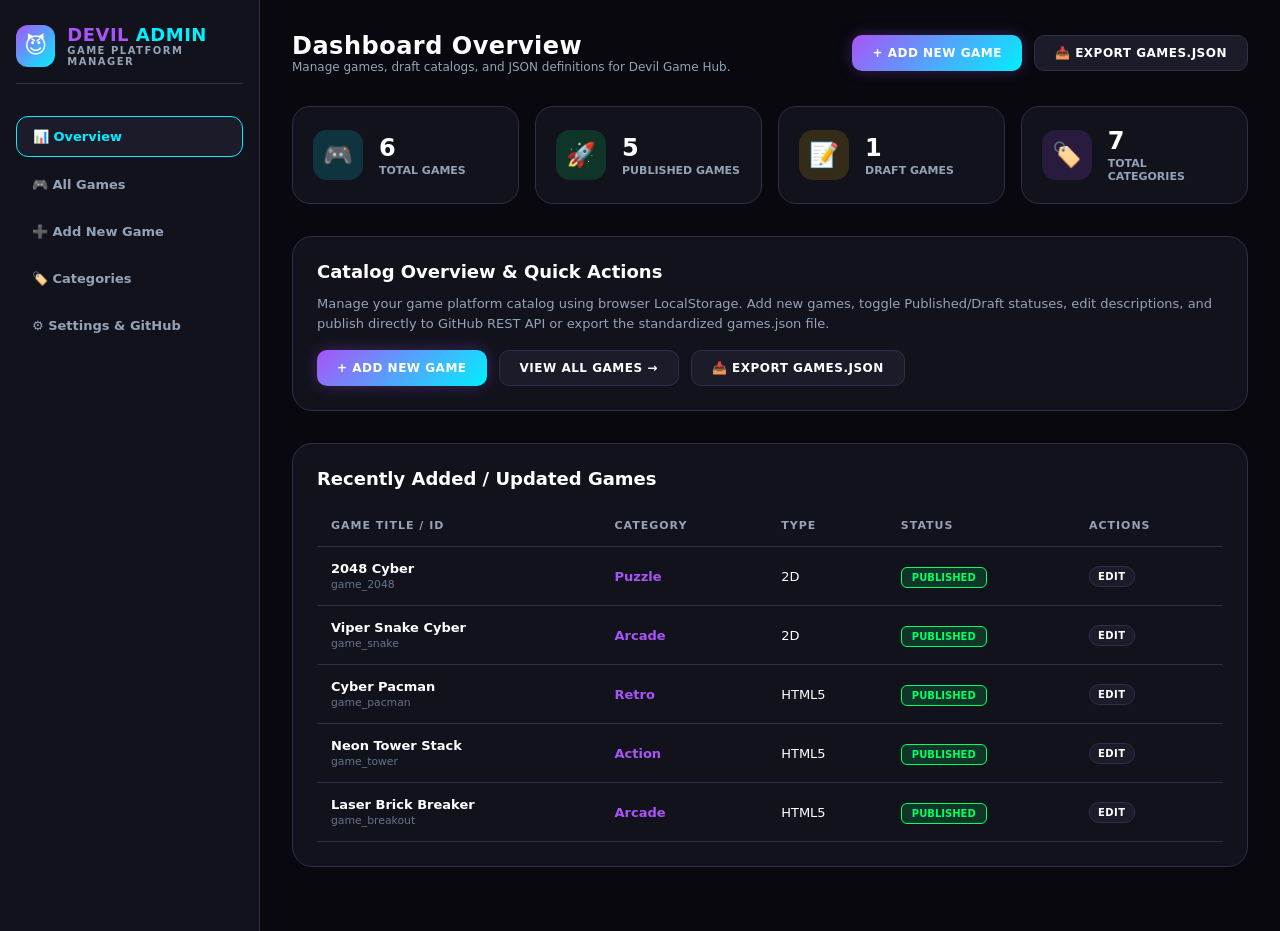
<file: admin-panel/index.html>
<!DOCTYPE html>
<html lang="en">
<head>
  <meta charset="UTF-8">
  <meta name="viewport" content="width=device-width, initial-scale=1.0">
  <title>Devil Game Hub - Admin Dashboard</title>
  <link rel="stylesheet" href="style.css">
</head>
<body>

  <!-- Sidebar Navigation -->
  <aside>
    <div class="brand">
      <div class="brand-icon">😈</div>
      <div class="brand-text">
        <h2><span>DEVIL</span> <span>ADMIN</span></h2>
        <p>Game Platform Manager</p>
      </div>
    </div>

    <ul class="nav-list">
      <li class="nav-item active" id="nav-overview" onclick="switchView('overview')">📊 Overview</li>
      <li class="nav-item" id="nav-games" onclick="switchView('games')">🎮 All Games</li>
      <li class="nav-item" id="nav-addgame" onclick="handleAddGameNav()">➕ Add New Game</li>
      <li class="nav-item" id="nav-categories" onclick="switchView('categories')">🏷️ Categories</li>
      <li class="nav-item" id="nav-settings" onclick="switchView('settings')">⚙️ Settings & GitHub</li>
    </ul>
  </aside>

  <!-- Main Viewport -->
  <main>
    <header>
      <div class="header-title">
        <h1 id="viewHeaderTitle">Dashboard Overview</h1>
        <p id="viewHeaderSubtitle">Manage games, draft catalogs, and JSON definitions for Devil Game Hub.</p>
      </div>
      <div class="header-actions">
        <button class="btn btn-primary" onclick="openAddGameModal()">+ Add New Game</button>
        <button class="btn btn-secondary" onclick="exportJson()">📥 Export games.json</button>
      </div>
    </header>

    <!-- VIEW 1: DASHBOARD OVERVIEW -->
    <div class="view-section" id="view-overview">
      <div class="stats-grid">
        <div class="stat-card">
          <div class="stat-icon" style="background: rgba(0, 240, 255, 0.15); color: var(--neon-cyan);">🎮</div>
          <div class="stat-info">
            <h3 id="statTotal">0</h3>
            <p>Total Games</p>
          </div>
        </div>

        <div class="stat-card">
          <div class="stat-icon" style="background: rgba(0, 255, 102, 0.15); color: var(--neon-green);">🚀</div>
          <div class="stat-info">
            <h3 id="statPublished">0</h3>
            <p>Published Games</p>
          </div>
        </div>

        <div class="stat-card">
          <div class="stat-icon" style="background: rgba(255, 184, 0, 0.15); color: var(--neon-amber);">📝</div>
          <div class="stat-info">
            <h3 id="statDrafts">0</h3>
            <p>Draft Games</p>
          </div>
        </div>

        <div class="stat-card">
          <div class="stat-icon" style="background: rgba(168, 85, 247, 0.15); color: var(--neon-purple);">🏷️</div>
          <div class="stat-info">
            <h3 id="statCategories">0</h3>
            <p>Total Categories</p>
          </div>
        </div>
      </div>

      <div class="section-card">
        <h2 style="margin-bottom: 12px; font-size: 18px;">Catalog Overview & Quick Actions</h2>
        <p style="color: var(--text-secondary); font-size: 13px; line-height: 20px; margin-bottom: 16px;">
          Manage your game platform catalog using browser LocalStorage. Add new games, toggle Published/Draft statuses, edit descriptions, and publish directly to GitHub REST API or export the standardized <code>games.json</code> file.
        </p>
        <div style="display: flex; gap: 12px; flex-wrap: wrap;">
          <button class="btn btn-primary" onclick="openAddGameModal()">+ Add New Game</button>
          <button class="btn btn-secondary" onclick="switchView('games')">View All Games →</button>
          <button class="btn btn-secondary" onclick="exportJson()">📥 Export games.json</button>
        </div>
      </div>

      <div class="section-card">
        <h2 style="margin-bottom: 16px; font-size: 18px;">Recently Added / Updated Games</h2>
        <table>
          <thead>
            <tr>
              <th>Game Title / ID</th>
              <th>Category</th>
              <th>Type</th>
              <th>Status</th>
              <th>Actions</th>
            </tr>
          </thead>
          <tbody id="recentGamesTableBody"></tbody>
        </table>
      </div>
    </div>

    <!-- VIEW 2: ALL GAMES -->
    <div class="view-section" id="view-games" style="display: none;">
      <div class="section-card">
        <div class="filter-bar">
          <input type="text" id="searchGames" placeholder="Search games by title, ID or category..." style="flex: 2;">
          <select id="filterCategory" style="flex: 1;">
            <option value="all">All Categories</option>
          </select>
          <select id="filterStatus" style="flex: 1;">
            <option value="all">All Statuses</option>
            <option value="published">Published</option>
            <option value="draft">Draft</option>
          </select>
        </div>

        <table>
          <thead>
            <tr>
              <th>Game Title / ID</th>
              <th>Category</th>
              <th>Type</th>
              <th>Rating</th>
              <th>Status</th>
              <th>Flags</th>
              <th>Actions</th>
            </tr>
          </thead>
          <tbody id="gamesTableBody"></tbody>
        </table>
      </div>
    </div>

    <!-- VIEW 3: CATEGORIES -->
    <div class="view-section" id="view-categories" style="display: none;">
      <div class="section-card">
        <h2 style="margin-bottom: 16px; font-size: 18px;">Active Categories</h2>
        <div class="stats-grid" id="categoriesGrid"></div>
      </div>

      <div class="section-card">
        <h2 style="margin-bottom: 16px; font-size: 18px;">Add New Category</h2>
        <form onsubmit="addCategoryForm(event)" style="display: flex; gap: 12px; max-width: 500px;">
          <input type="text" id="newCatName" placeholder="Category Name (e.g. Racing)" required style="flex: 2;">
          <input type="text" id="newCatIcon" placeholder="Emoji Icon (e.g. 🏎️)" style="flex: 1;">
          <button type="submit" class="btn btn-primary">Add Category</button>
        </form>
      </div>
    </div>

    <!-- VIEW 4: SETTINGS & GITHUB PUBLISHING -->
    <div class="view-section" id="view-settings" style="display: none;">
      <div class="section-card">
        <h2 style="margin-bottom: 12px; font-size: 18px; color: var(--neon-cyan);">🚀 GitHub Dynamic Publishing (Central Source of Truth)</h2>
        <p style="color: var(--text-secondary); font-size: 13px; line-height: 20px; margin-bottom: 20px;">
          Publish your game catalog directly to your remote GitHub repository via GitHub REST API. Published changes immediately sync to all Android app users upon launch!
        </p>

        <form onsubmit="publishToGitHub(event)" style="max-width: 650px;">
          <div class="form-grid">
            <div class="form-group">
              <label>GitHub Owner / Username</label>
              <input type="text" id="ghOwner" placeholder="devilgamehub" required>
            </div>
            <div class="form-group">
              <label>Repository Name</label>
              <input type="text" id="ghRepo" placeholder="games-db" required>
            </div>
          </div>

          <div class="form-grid">
            <div class="form-group">
              <label>Target Branch</label>
              <input type="text" id="ghBranch" value="main" required>
            </div>
            <div class="form-group">
              <label>Catalog File Path</label>
              <input type="text" id="ghPath" value="games.json" required>
            </div>
          </div>

          <div class="form-group" style="margin-bottom: 20px;">
            <label>GitHub Personal Access Token (PAT) <small style="color: var(--neon-amber);">(Private Session Only)</small></label>
            <input type="password" id="ghToken" placeholder="ghp_xxxxxxxxxxxxxxxxxxxx" autocomplete="off">
            <small style="color: var(--text-muted); font-size: 11px; margin-top: 4px;">
              Requires <code>repo</code> contents write scope. Tokens are held securely in memory/session only and NEVER embedded into APK or git repository.
            </small>
          </div>

          <div style="display: flex; gap: 12px; margin-bottom: 20px;">
            <button type="submit" class="btn btn-primary">🚀 Publish Catalog to GitHub</button>
            <button type="button" class="btn btn-secondary" onclick="testGitHubConnection()">🔍 Test Repository Access</button>
          </div>

          <div id="publishConsole" style="display: none; background: var(--surface-card); border: 1px solid var(--surface-border); padding: 14px; border-radius: 12px; font-family: monospace; font-size: 12px; color: var(--neon-cyan);"></div>
        </form>
      </div>

      <div class="section-card">
        <h2 style="margin-bottom: 12px; font-size: 18px;">Local Storage & Offline Catalog Export</h2>
        <p style="color: var(--text-secondary); font-size: 13px; line-height: 20px; margin-bottom: 16px;">
          Local storage state and offline JSON configuration tools.
        </p>

        <div style="background: var(--surface-card); border: 1px solid var(--surface-border); padding: 16px; border-radius: 12px; margin-bottom: 20px;">
          <div style="font-size: 13px; font-weight: bold; margin-bottom: 6px;">Catalog Status Info</div>
          <div style="font-size: 12px; color: var(--text-secondary);" id="storageInfo">
            Last Updated: -- | Storage Size: -- KB
          </div>
        </div>

        <div style="display: flex; gap: 12px; flex-wrap: wrap;">
          <button class="btn btn-primary" onclick="exportJson()">📥 Download games.json</button>
          <button class="btn btn-secondary" onclick="resetDemoData()">🔄 Reset to Sample Data</button>
          <button class="btn btn-danger" onclick="clearLocalStorageData()">🗑️ Clear Local Storage</button>
        </div>
      </div>
    </div>
  </main>

  <!-- ADD / EDIT GAME MODAL -->
  <div class="modal-overlay" id="gameModal" onclick="if(event.target===this) closeModal()">
    <div class="modal-content">
      <h2 id="modalTitle" style="margin-bottom: 20px; color: var(--neon-purple);">Add New Game</h2>

      <form id="gameForm" onsubmit="saveGameForm(event)">
        <input type="hidden" id="editGameId">

        <div class="form-grid">
          <div class="form-group">
            <label>Game Unique ID</label>
            <input type="text" id="gameId" required placeholder="game_my_title">
          </div>
          <div class="form-group">
            <label>Title</label>
            <input type="text" id="gameTitle" required placeholder="Cyber Nitro Racer">
          </div>
        </div>

        <div class="form-group" style="margin-bottom: 14px;">
          <label>Description</label>
          <textarea id="gameDesc" rows="2" placeholder="Brief game overview and controls..."></textarea>
        </div>

        <div class="form-grid">
          <div class="form-group">
            <label>Category</label>
            <select id="gameCategory"></select>
          </div>
          <div class="form-group">
            <label>Game Type</label>
            <select id="gameType">
              <option value="2D">2D</option>
              <option value="3D">3D</option>
              <option value="HTML5">HTML5</option>
            </select>
          </div>
          <div class="form-group">
            <label>Status</label>
            <select id="gameStatus">
              <option value="published">Published</option>
              <option value="draft">Draft</option>
            </select>
          </div>
        </div>

        <div class="form-grid">
          <div class="form-group">
            <label>Asset Path (Local)</label>
            <input type="text" id="gameAssetPath" placeholder="games/snake/index.html">
          </div>
          <div class="form-group">
            <label>Game URL (Remote)</label>
            <input type="text" id="gameUrl" placeholder="https://example.com">
          </div>
        </div>

        <div class="form-grid">
          <div class="form-group">
            <label>Thumbnail Image URL</label>
            <input type="text" id="gameThumb" placeholder="https://images.unsplash.com/...">
          </div>
          <div class="form-group">
            <label>Orientation</label>
            <select id="gameOrientation">
              <option value="portrait">Portrait</option>
              <option value="landscape">Landscape</option>
              <option value="any">Any</option>
            </select>
          </div>
        </div>

        <div class="form-grid" style="margin-bottom: 20px;">
          <div class="form-group">
            <label>Rating (1.0 - 5.0)</label>
            <input type="number" step="0.1" id="gameRating" value="4.8">
          </div>
          <div class="form-group">
            <label>Featured?</label>
            <select id="gameFeatured">
              <option value="false">No</option>
              <option value="true">Yes</option>
            </select>
          </div>
          <div class="form-group">
            <label>Popular?</label>
            <select id="gamePopular">
              <option value="true">Yes</option>
              <option value="false">No</option>
            </select>
          </div>
        </div>

        <div style="display: flex; gap: 12px; justify-content: flex-end;">
          <button type="button" class="btn btn-secondary" onclick="closeModal()">Cancel</button>
          <button type="submit" class="btn btn-primary">Save Game</button>
        </div>
      </form>
    </div>
  </div>

  <script src="app.js"></script>
</body>
</html>
</file>
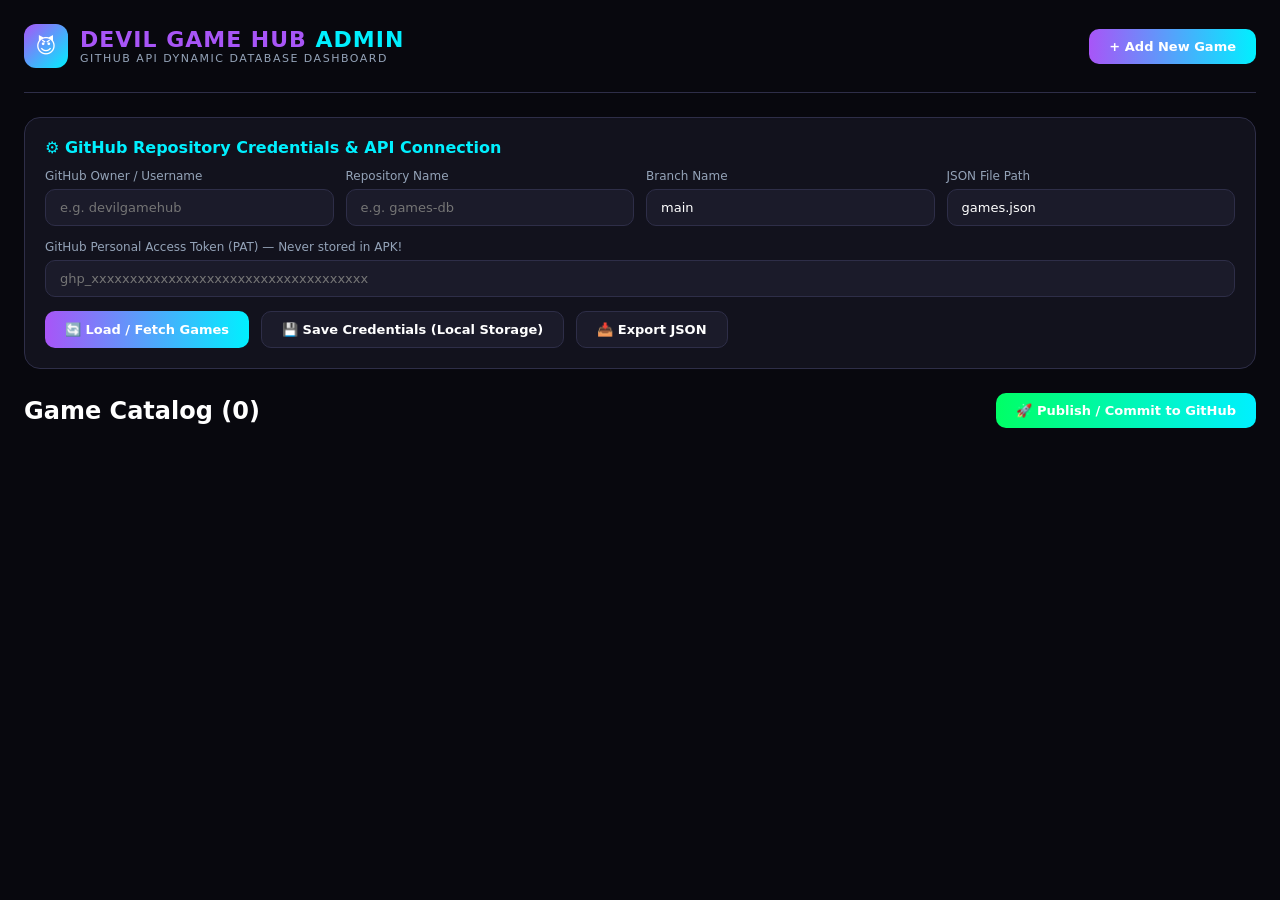
<file: app/src/main/assets/admin/index.html>
<!DOCTYPE html>
<html lang="en">
<head>
  <meta charset="UTF-8">
  <meta name="viewport" content="width=device-width, initial-scale=1.0">
  <title>Devil Game Hub - Admin Dashboard</title>
  <style>
    :root {
      --bg-black: #08080e;
      --surface-dark: #12121d;
      --surface-card: #1b1b2a;
      --border-color: #2e2e48;
      --neon-purple: #a855f7;
      --neon-cyan: #00f0ff;
      --neon-pink: #ff007f;
      --neon-red: #ff2a6d;
      --neon-green: #00ff66;
      --neon-amber: #ffb800;
      --text-primary: #ffffff;
      --text-secondary: #94a3b8;
      --text-muted: #64748b;
    }

    * {
      box-sizing: border-box;
      margin: 0;
      padding: 0;
      font-family: 'Segoe UI', system-ui, -apple-system, sans-serif;
    }

    body {
      background-color: var(--bg-black);
      color: var(--text-primary);
      padding: 24px;
      min-height: 100vh;
    }

    header {
      display: flex;
      justify-content: space-between;
      align-items: center;
      padding-bottom: 24px;
      border-bottom: 1px solid var(--border-color);
      margin-bottom: 24px;
    }

    .logo-area {
      display: flex;
      align-items: center;
      gap: 12px;
    }

    .logo-badge {
      width: 44px;
      height: 44px;
      border-radius: 12px;
      background: linear-gradient(135deg, var(--neon-purple), var(--neon-cyan));
      display: flex;
      align-items: center;
      justify-content: center;
      font-weight: 900;
      font-size: 20px;
    }

    .logo-title h1 {
      font-size: 22px;
      font-weight: 900;
      letter-spacing: 1px;
    }
    .logo-title h1 span:first-child { color: var(--neon-purple); }
    .logo-title h1 span:last-child { color: var(--neon-cyan); }
    .logo-title p {
      font-size: 11px;
      color: var(--text-secondary);
      letter-spacing: 1.5px;
      text-transform: uppercase;
    }

    .config-panel {
      background: var(--surface-dark);
      border: 1px solid var(--border-color);
      border-radius: 16px;
      padding: 20px;
      margin-bottom: 24px;
    }

    .config-title {
      font-size: 16px;
      font-weight: 700;
      margin-bottom: 12px;
      color: var(--neon-cyan);
      display: flex;
      align-items: center;
      gap: 8px;
    }

    .grid-4 {
      display: grid;
      grid-template-columns: repeat(auto-fit, minmax(200px, 1fr));
      gap: 12px;
      margin-bottom: 14px;
    }

    .input-group label {
      display: block;
      font-size: 12px;
      color: var(--text-secondary);
      margin-bottom: 6px;
    }

    input, select, textarea {
      width: 100%;
      padding: 10px 14px;
      background: var(--surface-card);
      border: 1px solid var(--border-color);
      border-radius: 10px;
      color: var(--text-primary);
      font-size: 13px;
      outline: none;
    }

    input:focus, select:focus, textarea:focus {
      border-color: var(--neon-cyan);
    }

    .btn-row {
      display: flex;
      gap: 12px;
      flex-wrap: wrap;
    }

    button {
      padding: 10px 20px;
      border-radius: 10px;
      border: none;
      font-weight: 700;
      font-size: 13px;
      cursor: pointer;
      display: inline-flex;
      align-items: center;
      gap: 8px;
      transition: all 0.2s;
    }

    .btn-primary {
      background: linear-gradient(90deg, var(--neon-purple), var(--neon-cyan));
      color: #fff;
    }
    .btn-primary:hover { opacity: 0.9; transform: translateY(-1px); }

    .btn-secondary {
      background: var(--surface-card);
      color: var(--text-primary);
      border: 1px solid var(--border-color);
    }
    .btn-secondary:hover { border-color: var(--neon-purple); }

    .btn-danger {
      background: var(--neon-red);
      color: #fff;
    }

    .games-header {
      display: flex;
      justify-content: space-between;
      align-items: center;
      margin-bottom: 16px;
    }

    .games-grid {
      display: grid;
      grid-template-columns: repeat(auto-fill, minmax(280px, 1fr));
      gap: 16px;
    }

    .game-card {
      background: var(--surface-dark);
      border: 1px solid var(--border-color);
      border-radius: 16px;
      overflow: hidden;
      display: flex;
      flex-direction: column;
    }

    .game-thumb {
      height: 140px;
      width: 100%;
      object-fit: cover;
      background: var(--surface-card);
    }

    .game-body {
      padding: 16px;
      flex: 1;
      display: flex;
      flex-direction: column;
    }

    .game-title {
      font-size: 16px;
      font-weight: 700;
      margin-bottom: 4px;
    }

    .game-meta {
      font-size: 11px;
      color: var(--neon-purple);
      font-weight: 700;
      text-transform: uppercase;
      margin-bottom: 8px;
    }

    .game-desc {
      font-size: 12px;
      color: var(--text-secondary);
      margin-bottom: 12px;
      flex: 1;
    }

    .badges {
      display: flex;
      gap: 6px;
      margin-bottom: 12px;
    }
    .badge {
      font-size: 10px;
      padding: 3px 8px;
      border-radius: 6px;
      font-weight: 700;
    }
    .badge-featured { background: rgba(168, 85, 247, 0.2); color: var(--neon-purple); border: 1px solid var(--neon-purple); }
    .badge-popular { background: rgba(0, 240, 255, 0.2); color: var(--neon-cyan); border: 1px solid var(--neon-cyan); }

    .card-actions {
      display: flex;
      gap: 8px;
    }

    /* Modal Styling */
    .modal-overlay {
      display: none;
      position: fixed;
      top: 0; left: 0; right: 0; bottom: 0;
      background: rgba(0,0,0,0.85);
      align-items: center;
      justify-content: center;
      z-index: 100;
      padding: 20px;
    }

    .modal-content {
      background: var(--surface-dark);
      border: 1px solid var(--neon-purple);
      border-radius: 20px;
      max-width: 600px;
      width: 100%;
      max-height: 90vh;
      overflow-y: auto;
      padding: 24px;
    }

    .status-banner {
      padding: 10px 16px;
      border-radius: 10px;
      font-size: 12px;
      font-weight: 700;
      margin-top: 12px;
      display: none;
    }
    .status-success { background: rgba(0, 255, 102, 0.15); color: var(--neon-green); border: 1px solid var(--neon-green); }
    .status-error { background: rgba(255, 42, 109, 0.15); color: var(--neon-red); border: 1px solid var(--neon-red); }
  </style>
</head>
<body>

  <header>
    <div class="logo-area">
      <div class="logo-badge">😈</div>
      <div class="logo-title">
        <h1><span>DEVIL GAME HUB</span> <span>ADMIN</span></h1>
        <p>GitHub API Dynamic Database Dashboard</p>
      </div>
    </div>
    <div>
      <button class="btn-primary" onclick="openGameModal()">+ Add New Game</button>
    </div>
  </header>

  <!-- GitHub Repository Configuration Panel -->
  <div class="config-panel">
    <div class="config-title">⚙️ GitHub Repository Credentials & API Connection</div>
    <div class="grid-4">
      <div class="input-group">
        <label>GitHub Owner / Username</label>
        <input type="text" id="ghOwner" placeholder="e.g. devilgamehub">
      </div>
      <div class="input-group">
        <label>Repository Name</label>
        <input type="text" id="ghRepo" placeholder="e.g. games-db">
      </div>
      <div class="input-group">
        <label>Branch Name</label>
        <input type="text" id="ghBranch" value="main">
      </div>
      <div class="input-group">
        <label>JSON File Path</label>
        <input type="text" id="ghPath" value="games.json">
      </div>
    </div>

    <div class="input-group" style="margin-bottom: 14px;">
      <label>GitHub Personal Access Token (PAT) — Never stored in APK!</label>
      <input type="password" id="ghToken" placeholder="ghp_xxxxxxxxxxxxxxxxxxxxxxxxxxxxxxxxxxxx">
    </div>

    <div class="btn-row">
      <button class="btn-primary" onclick="fetchGamesFromGitHub()">🔄 Load / Fetch Games</button>
      <button class="btn-secondary" onclick="saveCredentials()">💾 Save Credentials (Local Storage)</button>
      <button class="btn-secondary" onclick="exportJson()">📥 Export JSON</button>
    </div>

    <div id="statusBanner" class="status-banner"></div>
  </div>

  <!-- Games Catalog Section -->
  <div class="games-header">
    <h2>Game Catalog (<span id="gameCount">0</span>)</h2>
    <button class="btn-primary" style="background: linear-gradient(90deg, var(--neon-green), var(--neon-cyan));" onclick="commitToGitHub()">🚀 Publish / Commit to GitHub</button>
  </div>

  <div class="games-grid" id="gamesGrid"></div>

  <!-- Add / Edit Game Modal -->
  <div class="modal-overlay" id="gameModal">
    <div class="modal-content">
      <h3 id="modalTitle" style="margin-bottom: 16px; color: var(--neon-purple);">Add New Game</h3>

      <form id="gameForm" onsubmit="saveGame(event)">
        <input type="hidden" id="editGameId">

        <div class="input-group" style="margin-bottom: 12px;">
          <label>Game Unique ID</label>
          <input type="text" id="gameId" required placeholder="game_my_title">
        </div>

        <div class="input-group" style="margin-bottom: 12px;">
          <label>Title</label>
          <input type="text" id="gameTitle" required placeholder="Neon Space Shooter">
        </div>

        <div class="input-group" style="margin-bottom: 12px;">
          <label>Description</label>
          <textarea id="gameDesc" rows="2" placeholder="Brief explanation of controls and gameplay mechanics..."></textarea>
        </div>

        <div class="grid-4" style="margin-bottom: 12px;">
          <div class="input-group">
            <label>Category</label>
            <select id="gameCategory">
              <option value="Arcade">Arcade</option>
              <option value="Action">Action</option>
              <option value="Puzzle">Puzzle</option>
              <option value="Retro">Retro</option>
              <option value="Racing">Racing</option>
              <option value="Sports">Sports</option>
              <option value="Strategy">Strategy</option>
            </select>
          </div>
          <div class="input-group">
            <label>Orientation</label>
            <select id="gameOrientation">
              <option value="portrait">Portrait</option>
              <option value="landscape">Landscape</option>
              <option value="any">Any</option>
            </select>
          </div>
        </div>

        <div class="input-group" style="margin-bottom: 12px;">
          <label>Thumbnail Image URL</label>
          <input type="url" id="gameThumb" required placeholder="https://images.unsplash.com/...">
        </div>

        <div class="input-group" style="margin-bottom: 12px;">
          <label>Game URL (HTML5 / Web Link)</label>
          <input type="url" id="gameUrl" required placeholder="https://play2048.co/">
        </div>

        <div class="grid-4" style="margin-bottom: 16px;">
          <div class="input-group">
            <label>Rating (1.0 - 5.0)</label>
            <input type="number" step="0.1" id="gameRating" value="4.8">
          </div>
          <div class="input-group">
            <label>Featured?</label>
            <select id="gameFeatured">
              <option value="false">No</option>
              <option value="true">Yes (Top Slider)</option>
            </select>
          </div>
          <div class="input-group">
            <label>Popular?</label>
            <select id="gamePopular">
              <option value="true">Yes</option>
              <option value="false">No</option>
            </select>
          </div>
        </div>

        <div class="btn-row">
          <button type="submit" class="btn-primary">Save to Catalog</button>
          <button type="button" class="btn-secondary" onclick="closeGameModal()">Cancel</button>
        </div>
      </form>
    </div>
  </div>

  <script>
    let currentCatalog = {
      version: 1,
      lastUpdated: new Date().toISOString().split('T')[0],
      games: []
    };
    let currentFileSha = null;

    window.onload = function() {
      loadSavedCredentials();
    };

    function loadSavedCredentials() {
      document.getElementById('ghOwner').value = localStorage.getItem('ghOwner') || '';
      document.getElementById('ghRepo').value = localStorage.getItem('ghRepo') || '';
      document.getElementById('ghBranch').value = localStorage.getItem('ghBranch') || 'main';
      document.getElementById('ghPath').value = localStorage.getItem('ghPath') || 'games.json';
      document.getElementById('ghToken').value = localStorage.getItem('ghToken') || '';
    }

    function saveCredentials() {
      localStorage.setItem('ghOwner', document.getElementById('ghOwner').value.trim());
      localStorage.setItem('ghRepo', document.getElementById('ghRepo').value.trim());
      localStorage.setItem('ghBranch', document.getElementById('ghBranch').value.trim());
      localStorage.setItem('ghPath', document.getElementById('ghPath').value.trim());
      localStorage.setItem('ghToken', document.getElementById('ghToken').value.trim());
      showStatus('Credentials saved to browser local storage!', 'success');
    }

    function showStatus(msg, type) {
      const banner = document.getElementById('statusBanner');
      banner.style.display = 'block';
      banner.className = 'status-banner ' + (type === 'success' ? 'status-success' : 'status-error');
      banner.innerText = msg;
    }

    async function fetchGamesFromGitHub() {
      saveCredentials();
      const owner = document.getElementById('ghOwner').value.trim();
      const repo = document.getElementById('ghRepo').value.trim();
      const path = document.getElementById('ghPath').value.trim();
      const branch = document.getElementById('ghBranch').value.trim();
      const token = document.getElementById('ghToken').value.trim();

      if (!owner || !repo || !path) {
        showStatus('Please enter Owner, Repo, and File Path.', 'error');
        return;
      }

      const url = `https://api.github.com/repos/${owner}/${repo}/contents/${path}?ref=${branch}`;
      const headers = {};
      if (token) headers['Authorization'] = `token ${token}`;

      try {
        const res = await fetch(url, { headers });
        if (!res.ok) throw new Error(`GitHub HTTP ${res.status}: ${res.statusText}`);
        const data = await res.json();
        currentFileSha = data.sha;
        const decodedContent = decodeURIComponent(escape(atob(data.content)));
        currentCatalog = JSON.parse(decodedContent);
        renderGames();
        showStatus(`Loaded ${currentCatalog.games.length} games successfully from GitHub!`, 'success');
      } catch (err) {
        showStatus(`Failed to fetch from GitHub: ${err.message}`, 'error');
      }
    }

    function renderGames() {
      const grid = document.getElementById('gamesGrid');
      document.getElementById('gameCount').innerText = currentCatalog.games.length;
      grid.innerHTML = '';

      currentCatalog.games.forEach(game => {
        const card = document.createElement('div');
        card.className = 'game-card';
        card.innerHTML = `
          <img class="game-thumb" src="${game.thumbnailUrl || 'https://images.unsplash.com/photo-1550745165-9bc0b252726f'}" alt="${game.title}">
          <div class="game-body">
            <div class="game-meta">${game.category} • ⭐ ${game.rating || '4.5'}</div>
            <div class="game-title">${game.title}</div>
            <div class="game-desc">${game.description || ''}</div>
            <div class="badges">
              ${game.isFeatured ? '<span class="badge badge-featured">FEATURED</span>' : ''}
              ${game.isPopular ? '<span class="badge badge-popular">POPULAR</span>' : ''}
            </div>
            <div class="card-actions">
              <button class="btn-secondary" style="flex:1" onclick="editGame('${game.id}')">✏️ Edit</button>
              <button class="btn-danger" onclick="deleteGame('${game.id}')">🗑️ Delete</button>
            </div>
          </div>
        `;
        grid.appendChild(card);
      });
    }

    function openGameModal(editId = null) {
      document.getElementById('gameModal').style.display = 'flex';
      if (editId) {
        const game = currentCatalog.games.find(g => g.id === editId);
        if (game) {
          document.getElementById('modalTitle').innerText = 'Edit Game';
          document.getElementById('editGameId').value = game.id;
          document.getElementById('gameId').value = game.id;
          document.getElementById('gameId').disabled = true;
          document.getElementById('gameTitle').value = game.title;
          document.getElementById('gameDesc').value = game.description || '';
          document.getElementById('gameCategory').value = game.category || 'Arcade';
          document.getElementById('gameOrientation').value = game.orientation || 'portrait';
          document.getElementById('gameThumb').value = game.thumbnailUrl || '';
          document.getElementById('gameUrl').value = game.gameUrl || '';
          document.getElementById('gameRating').value = game.rating || 4.8;
          document.getElementById('gameFeatured').value = game.isFeatured ? 'true' : 'false';
          document.getElementById('gamePopular').value = game.isPopular ? 'true' : 'false';
        }
      } else {
        document.getElementById('modalTitle').innerText = 'Add New Game';
        document.getElementById('editGameId').value = '';
        document.getElementById('gameForm').reset();
        document.getElementById('gameId').disabled = false;
        document.getElementById('gameId').value = 'game_' + Date.now();
      }
    }

    function closeGameModal() {
      document.getElementById('gameModal').style.display = 'none';
    }

    function saveGame(e) {
      e.preventDefault();
      const editId = document.getElementById('editGameId').value;
      const gameObj = {
        id: document.getElementById('gameId').value.trim(),
        title: document.getElementById('gameTitle').value.trim(),
        description: document.getElementById('gameDesc').value.trim(),
        category: document.getElementById('gameCategory').value,
        orientation: document.getElementById('gameOrientation').value,
        thumbnailUrl: document.getElementById('gameThumb').value.trim(),
        gameUrl: document.getElementById('gameUrl').value.trim(),
        type: 'html5',
        rating: parseFloat(document.getElementById('gameRating').value) || 4.5,
        isFeatured: document.getElementById('gameFeatured').value === 'true',
        isPopular: document.getElementById('gamePopular').value === 'true',
        playsCount: Math.floor(Math.random() * 20000) + 1000
      };

      if (editId) {
        const idx = currentCatalog.games.findIndex(g => g.id === editId);
        if (idx !== -1) currentCatalog.games[idx] = gameObj;
      } else {
        currentCatalog.games.unshift(gameObj);
      }

      closeGameModal();
      renderGames();
      showStatus('Catalog updated locally! Click "Publish / Commit to GitHub" to sync.', 'success');
    }

    function editGame(id) {
      openGameModal(id);
    }

    function deleteGame(id) {
      if (confirm('Are you sure you want to delete this game from the catalog?')) {
        currentCatalog.games = currentCatalog.games.filter(g => g.id !== id);
        renderGames();
        showStatus('Game removed from local catalog.', 'success');
      }
    }

    async function commitToGitHub() {
      saveCredentials();
      const owner = document.getElementById('ghOwner').value.trim();
      const repo = document.getElementById('ghRepo').value.trim();
      const path = document.getElementById('ghPath').value.trim();
      const branch = document.getElementById('ghBranch').value.trim();
      const token = document.getElementById('ghToken').value.trim();

      if (!token) {
        showStatus('GitHub Personal Access Token (PAT) is required to publish changes.', 'error');
        return;
      }

      currentCatalog.lastUpdated = new Date().toISOString().split('T')[0];
      const jsonString = JSON.stringify(currentCatalog, null, 2);
      const encodedContent = btoa(unescape(encodeURIComponent(jsonString)));

      const url = `https://api.github.com/repos/${owner}/${repo}/contents/${path}`;
      const payload = {
        message: `Update games.json database via Devil Game Hub Admin (${currentCatalog.games.length} games)`,
        content: encodedContent,
        branch: branch
      };
      if (currentFileSha) payload.sha = currentFileSha;

      try {
        const res = await fetch(url, {
          method: 'PUT',
          headers: {
            'Authorization': `token ${token}`,
            'Content-Type': 'application/json'
          },
          body: JSON.stringify(payload)
        });

        if (!res.ok) {
          const errData = await res.json();
          throw new Error(errData.message || res.statusText);
        }

        const resData = await res.json();
        currentFileSha = resData.content.sha;
        showStatus('🚀 Successfully committed and published updated games.json to GitHub! All Android app instances will load these changes automatically!', 'success');
      } catch (err) {
        showStatus(`GitHub Publish Failed: ${err.message}`, 'error');
      }
    }

    function exportJson() {
      const dataStr = "data:text/json;charset=utf-8," + encodeURIComponent(JSON.stringify(currentCatalog, null, 2));
      const downloadAnchor = document.createElement('a');
      downloadAnchor.setAttribute("href", dataStr);
      downloadAnchor.setAttribute("download", "games.json");
      document.body.appendChild(downloadAnchor);
      downloadAnchor.click();
      downloadAnchor.remove();
    }
  </script>
</body>
</html>
</file>
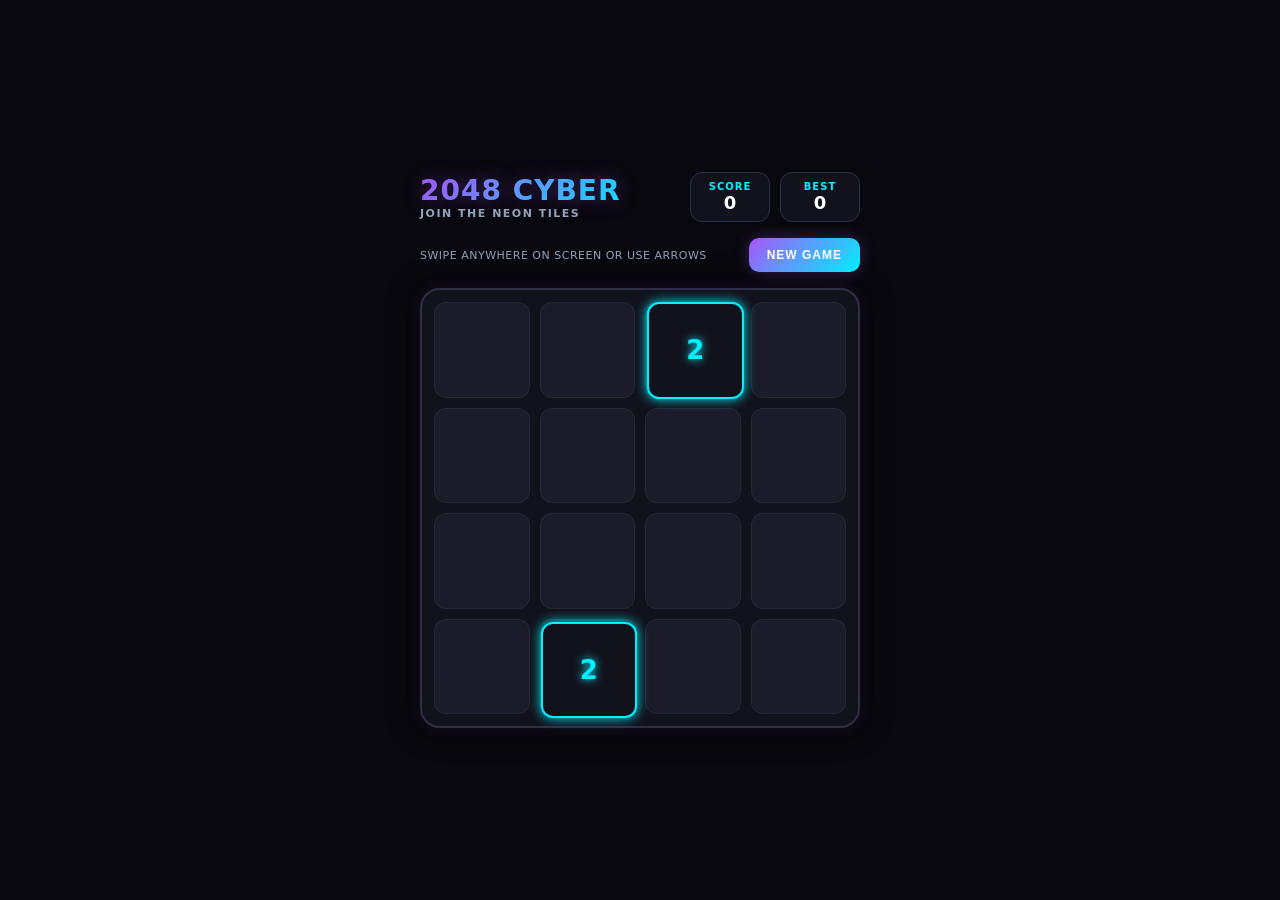
<file: app/src/main/assets/games/2048/index.html>
<!DOCTYPE html>
<html lang="en">
<head>
  <meta charset="UTF-8">
  <meta name="viewport" content="width=device-width, initial-scale=1.0, user-scalable=no, viewport-fit=cover">
  <title>2048 Cyber</title>
  <style>
    :root {
      --bg-black: #08080e;
      --surface-dark: #12121d;
      --surface-card: #1b1b2a;
      --border-color: #2e2e48;
      --neon-purple: #a855f7;
      --neon-cyan: #00f0ff;
      --neon-pink: #ff007f;
      --neon-red: #ff2a6d;
      --neon-green: #00ff66;
      --neon-amber: #ffb800;
      --text-primary: #ffffff;
      --text-secondary: #94a3b8;
    }

    * {
      box-sizing: border-box;
      margin: 0;
      padding: 0;
      user-select: none;
      -webkit-user-select: none;
      -webkit-touch-callout: none;
      touch-action: none;
    }

    html, body {
      width: 100%;
      height: 100%;
      background-color: var(--bg-black);
      color: var(--text-primary);
      font-family: 'Segoe UI', Roboto, system-ui, -apple-system, sans-serif;
      overflow: hidden;
      touch-action: none;
    }

    body {
      display: flex;
      flex-direction: column;
      align-items: center;
      justify-content: center;
      padding: 16px;
    }

    .container {
      width: 100%;
      max-width: 440px;
      display: flex;
      flex-direction: column;
      gap: 16px;
      touch-action: none;
    }

    header {
      display: flex;
      justify-content: space-between;
      align-items: center;
    }

    .logo-title h1 {
      font-size: 28px;
      font-weight: 900;
      letter-spacing: 1px;
      text-transform: uppercase;
      background: linear-gradient(135deg, var(--neon-purple), var(--neon-cyan));
      -webkit-background-clip: text;
      -webkit-text-fill-color: transparent;
      text-shadow: 0 0 20px rgba(168, 85, 247, 0.4);
    }

    .logo-title p {
      font-size: 11px;
      color: var(--text-secondary);
      letter-spacing: 1.5px;
      text-transform: uppercase;
      font-weight: 700;
    }

    .scores-container {
      display: flex;
      gap: 10px;
    }

    .score-box {
      background: var(--surface-dark);
      border: 1px solid var(--border-color);
      border-radius: 12px;
      padding: 8px 14px;
      text-align: center;
      min-width: 80px;
    }

    .score-label {
      font-size: 10px;
      font-weight: 800;
      color: var(--neon-cyan);
      text-transform: uppercase;
      letter-spacing: 1px;
    }

    .score-value {
      font-size: 18px;
      font-weight: 900;
      color: var(--text-primary);
    }

    .controls-bar {
      display: flex;
      justify-content: space-between;
      align-items: center;
    }

    .btn {
      background: linear-gradient(135deg, var(--neon-purple), var(--neon-cyan));
      color: #fff;
      border: none;
      padding: 10px 18px;
      border-radius: 10px;
      font-weight: 800;
      font-size: 12px;
      letter-spacing: 1px;
      text-transform: uppercase;
      cursor: pointer;
      box-shadow: 0 0 15px rgba(168, 85, 247, 0.3);
      transition: transform 0.1s, opacity 0.2s;
      position: relative;
      z-index: 20;
    }

    .btn:active {
      transform: scale(0.96);
    }

    .game-board {
      width: 100%;
      aspect-ratio: 1 / 1;
      background: var(--surface-dark);
      border: 2px solid var(--border-color);
      border-radius: 20px;
      padding: 12px;
      display: grid;
      grid-template-columns: repeat(4, 1fr);
      grid-template-rows: repeat(4, 1fr);
      gap: 10px;
      position: relative;
      box-shadow: 0 0 30px rgba(0, 0, 0, 0.8), 0 0 15px rgba(168, 85, 247, 0.2);
      touch-action: none;
    }

    .grid-cell {
      background: var(--surface-card);
      border-radius: 12px;
      border: 1px solid rgba(255, 255, 255, 0.05);
    }

    .tile {
      position: absolute;
      border-radius: 12px;
      display: flex;
      align-items: center;
      justify-content: center;
      font-size: 26px;
      font-weight: 900;
      transition: all 0.12s ease-in-out;
      box-shadow: 0 0 12px currentColor;
    }

    .tile-new {
      animation: popIn 0.2s cubic-bezier(0.175, 0.885, 0.32, 1.275);
    }

    .tile-merged {
      animation: pulseMerge 0.2s ease-in-out;
    }

    @keyframes popIn {
      0% { transform: scale(0); opacity: 0; }
      100% { transform: scale(1); opacity: 1; }
    }

    @keyframes pulseMerge {
      0% { transform: scale(1); }
      50% { transform: scale(1.15); }
      100% { transform: scale(1); }
    }

    /* Neon Tile Colors */
    .tile-2 { background: #12121d; color: var(--neon-cyan); border: 2px solid var(--neon-cyan); text-shadow: 0 0 8px var(--neon-cyan); }
    .tile-4 { background: #12121d; color: #38bdf8; border: 2px solid #38bdf8; text-shadow: 0 0 8px #38bdf8; }
    .tile-8 { background: #1b1b2a; color: var(--neon-purple); border: 2px solid var(--neon-purple); text-shadow: 0 0 10px var(--neon-purple); }
    .tile-16 { background: #1b1b2a; color: var(--neon-pink); border: 2px solid var(--neon-pink); text-shadow: 0 0 10px var(--neon-pink); }
    .tile-32 { background: #2a1b26; color: var(--neon-red); border: 2px solid var(--neon-red); text-shadow: 0 0 12px var(--neon-red); }
    .tile-64 { background: #2a221b; color: var(--neon-amber); border: 2px solid var(--neon-amber); text-shadow: 0 0 12px var(--neon-amber); }
    .tile-128 { background: #1b2a20; color: var(--neon-green); border: 2px solid var(--neon-green); text-shadow: 0 0 15px var(--neon-green); font-size: 22px; }
    .tile-256 { background: var(--neon-purple); color: #fff; border: 2px solid #c084fc; text-shadow: 0 0 15px #fff; font-size: 22px; box-shadow: 0 0 20px var(--neon-purple); }
    .tile-512 { background: var(--neon-cyan); color: #08080e; border: 2px solid #fff; text-shadow: 0 0 10px #08080e; font-size: 22px; box-shadow: 0 0 20px var(--neon-cyan); }
    .tile-1024 { background: var(--neon-pink); color: #fff; border: 2px solid #fff; text-shadow: 0 0 15px #fff; font-size: 18px; box-shadow: 0 0 25px var(--neon-pink); }
    .tile-2048 { background: linear-gradient(135deg, var(--neon-amber), var(--neon-red)); color: #fff; border: 2px solid #fff; font-size: 18px; box-shadow: 0 0 30px var(--neon-amber); animation: pulseMerge 1s infinite alternate; }

    /* Overlay Screens */
    .overlay {
      position: absolute;
      top: 0; left: 0; right: 0; bottom: 0;
      background: rgba(8, 8, 14, 0.92);
      border-radius: 18px;
      display: flex;
      flex-direction: column;
      align-items: center;
      justify-content: center;
      gap: 16px;
      opacity: 0;
      pointer-events: none;
      transition: opacity 0.3s ease;
      z-index: 10;
    }

    .overlay.active {
      opacity: 1;
      pointer-events: auto;
    }

    .overlay-title {
      font-size: 26px;
      font-weight: 900;
      letter-spacing: 1px;
    }

    .win .overlay-title { color: var(--neon-green); text-shadow: 0 0 15px var(--neon-green); }
    .gameover .overlay-title { color: var(--neon-red); text-shadow: 0 0 15px var(--neon-red); }

    .instructions {
      font-size: 11px;
      color: var(--text-secondary);
      text-align: center;
      letter-spacing: 0.5px;
    }
  </style>
</head>
<body>

  <div class="container">
    <header>
      <div class="logo-title">
        <h1>2048 CYBER</h1>
        <p>JOIN THE NEON TILES</p>
      </div>
      <div class="scores-container">
        <div class="score-box">
          <div class="score-label">SCORE</div>
          <div class="score-value" id="score">0</div>
        </div>
        <div class="score-box">
          <div class="score-label">BEST</div>
          <div class="score-value" id="bestScore">0</div>
        </div>
      </div>
    </header>

    <div class="controls-bar">
      <div class="instructions">SWIPE ANYWHERE ON SCREEN OR USE ARROWS</div>
      <button class="btn" onclick="restartGame()">NEW GAME</button>
    </div>

    <div class="game-board" id="board">
      <!-- 16 Grid background slots -->
      <div class="grid-cell"></div><div class="grid-cell"></div><div class="grid-cell"></div><div class="grid-cell"></div>
      <div class="grid-cell"></div><div class="grid-cell"></div><div class="grid-cell"></div><div class="grid-cell"></div>
      <div class="grid-cell"></div><div class="grid-cell"></div><div class="grid-cell"></div><div class="grid-cell"></div>
      <div class="grid-cell"></div><div class="grid-cell"></div><div class="grid-cell"></div><div class="grid-cell"></div>

      <!-- Game Over / Win Overlays -->
      <div class="overlay gameover" id="gameOverOverlay">
        <div class="overlay-title">SYSTEM OVERLOAD</div>
        <div style="color: var(--text-secondary); font-size: 13px;">NO MORE VALID MOVES</div>
        <button class="btn" onclick="restartGame()">REBOOT SYSTEM</button>
      </div>

      <div class="overlay win" id="winOverlay">
        <div class="overlay-title">CYBER VICTORY!</div>
        <div style="color: var(--text-secondary); font-size: 13px;">YOU REACHED TILE 2048</div>
        <button class="btn" onclick="keepPlaying()">KEEP PLAYING</button>
        <button class="btn" style="background: var(--surface-card);" onclick="restartGame()">NEW GAME</button>
      </div>
    </div>
  </div>

  <script>
    const SIZE = 4;
    let grid = [];
    let score = 0;
    let bestScore = parseInt(localStorage.getItem('2048_cyber_best') || '0', 10);
    let won = false;
    let keepPlayingFlag = false;

    const boardEl = document.getElementById('board');
    const scoreEl = document.getElementById('score');
    const bestScoreEl = document.getElementById('bestScore');
    const gameOverOverlay = document.getElementById('gameOverOverlay');
    const winOverlay = document.getElementById('winOverlay');

    bestScoreEl.innerText = bestScore;

    function initGame() {
      grid = Array(SIZE).fill(null).map(() => Array(SIZE).fill(0));
      score = 0;
      won = false;
      keepPlayingFlag = false;
      scoreEl.innerText = '0';
      gameOverOverlay.classList.remove('active');
      winOverlay.classList.remove('active');

      // Clear existing tiles
      const oldTiles = document.querySelectorAll('.tile');
      oldTiles.forEach(tile => tile.remove());

      spawnTile();
      spawnTile();
      renderBoard();
    }

    function spawnTile() {
      let emptyCells = [];
      for (let r = 0; r < SIZE; r++) {
        for (let c = 0; c < SIZE; c++) {
          if (grid[r][c] === 0) emptyCells.push({r, c});
        }
      }
      if (emptyCells.length === 0) return;

      const randomCell = emptyCells[Math.floor(Math.random() * emptyCells.length)];
      grid[randomCell.r][randomCell.c] = Math.random() < 0.9 ? 2 : 4;
    }

    function renderBoard() {
      // Remove old tile elements
      const existingTiles = document.querySelectorAll('.tile');
      existingTiles.forEach(t => t.remove());

      const boardRect = boardEl.getBoundingClientRect();
      const padding = 12;
      const gap = 10;
      const cellSize = (boardRect.width - (padding * 2) - (gap * (SIZE - 1))) / SIZE;

      for (let r = 0; r < SIZE; r++) {
        for (let c = 0; c < SIZE; c++) {
          const val = grid[r][c];
          if (val > 0) {
            const tile = document.createElement('div');
            tile.className = `tile tile-${val}`;
            tile.innerText = val;

            const left = padding + c * (cellSize + gap);
            const top = padding + r * (cellSize + gap);

            tile.style.width = `${cellSize}px`;
            tile.style.height = `${cellSize}px`;
            tile.style.left = `${left}px`;
            tile.style.top = `${top}px`;

            boardEl.appendChild(tile);
          }
        }
      }
    }

    function slideRow(row) {
      let arr = row.filter(val => val !== 0);
      for (let i = 0; i < arr.length - 1; i++) {
        if (arr[i] === arr[i + 1]) {
          arr[i] *= 2;
          score += arr[i];
          arr[i + 1] = 0;
          if (arr[i] === 2048 && !won && !keepPlayingFlag) {
            won = true;
          }
        }
      }
      arr = arr.filter(val => val !== 0);
      while (arr.length < SIZE) {
        arr.push(0);
      }
      return arr;
    }

    function moveLeft() {
      let moved = false;
      for (let r = 0; r < SIZE; r++) {
        const original = [...grid[r]];
        const next = slideRow(grid[r]);
        grid[r] = next;
        if (original.some((val, idx) => val !== next[idx])) moved = true;
      }
      return moved;
    }

    function rotateBoard() {
      let newGrid = Array(SIZE).fill(null).map(() => Array(SIZE).fill(0));
      for (let r = 0; r < SIZE; r++) {
        for (let c = 0; c < SIZE; c++) {
          newGrid[c][SIZE - 1 - r] = grid[r][c];
        }
      }
      grid = newGrid;
    }

    function move(dir) {
      // 0: Left, 1: Down, 2: Right, 3: Up
      let moved = false;
      for (let i = 0; i < dir; i++) rotateBoard();
      moved = moveLeft();
      for (let i = 0; i < (4 - dir) % 4; i++) rotateBoard();

      if (moved) {
        spawnTile();
        updateScore();
        renderBoard();
        checkGameStatus();
      }
    }

    function updateScore() {
      scoreEl.innerText = score;
      if (score > bestScore) {
        bestScore = score;
        bestScoreEl.innerText = bestScore;
        localStorage.setItem('2048_cyber_best', bestScore);
      }
    }

    function checkGameStatus() {
      if (won && !keepPlayingFlag) {
        winOverlay.classList.add('active');
        return;
      }

      // Check for available moves
      for (let r = 0; r < SIZE; r++) {
        for (let c = 0; c < SIZE; c++) {
          if (grid[r][c] === 0) return;
          if (c < SIZE - 1 && grid[r][c] === grid[r][c + 1]) return;
          if (r < SIZE - 1 && grid[r][c] === grid[r + 1][c]) return;
        }
      }

      gameOverOverlay.classList.add('active');
    }

    function keepPlaying() {
      keepPlayingFlag = true;
      winOverlay.classList.remove('active');
    }

    function restartGame() {
      initGame();
    }

    // Keyboard Navigation
    window.addEventListener('keydown', e => {
      switch (e.key) {
        case 'ArrowLeft': case 'a': case 'A': move(0); break;
        case 'ArrowDown': case 's': case 'S': move(1); break;
        case 'ArrowRight': case 'd': case 'D': move(2); break;
        case 'ArrowUp': case 'w': case 'W': move(3); break;
      }
    });

    // Global Viewport Touch Swipe Controls for Android
    let touchStartX = 0;
    let touchStartY = 0;
    let isTouching = false;

    window.addEventListener('touchstart', e => {
      if (e.touches.length > 0) {
        touchStartX = e.touches[0].clientX;
        touchStartY = e.touches[0].clientY;
        isTouching = true;
      }
    }, { passive: false });

    window.addEventListener('touchmove', e => {
      if (!isTouching) return;
      // Prevent screen scrolling or pull-to-refresh overscroll
      if (e.cancelable) {
        e.preventDefault();
      }
    }, { passive: false });

    window.addEventListener('touchend', e => {
      if (!isTouching) return;
      isTouching = false;

      if (e.changedTouches.length === 0) return;

      const endX = e.changedTouches[0].clientX;
      const endY = e.changedTouches[0].clientY;

      const dx = endX - touchStartX;
      const dy = endY - touchStartY;
      const absDx = Math.abs(dx);
      const absDy = Math.abs(dy);

      // Minimum swipe threshold (30px) to differentiate intentional swipes from taps
      const SWIPE_THRESHOLD = 30;

      if (absDx >= SWIPE_THRESHOLD || absDy >= SWIPE_THRESHOLD) {
        if (absDx > absDy) {
          if (dx > 0) {
            move(2); // Right
          } else {
            move(0); // Left
          }
        } else {
          if (dy > 0) {
            move(1); // Down
          } else {
            move(3); // Up
          }
        }
      }

      touchStartX = 0;
      touchStartY = 0;
    }, { passive: false });

    window.addEventListener('touchcancel', () => {
      isTouching = false;
      touchStartX = 0;
      touchStartY = 0;
    });

    // Mouse drag support for emulator preview
    let mouseStartX = 0;
    let mouseStartY = 0;
    let isMouseDown = false;

    window.addEventListener('mousedown', e => {
      if (e.target.closest('button, .btn')) return;
      mouseStartX = e.clientX;
      mouseStartY = e.clientY;
      isMouseDown = true;
    });

    window.addEventListener('mouseup', e => {
      if (!isMouseDown) return;
      isMouseDown = false;

      const dx = e.clientX - mouseStartX;
      const dy = e.clientY - mouseStartY;
      const absDx = Math.abs(dx);
      const absDy = Math.abs(dy);

      if (absDx >= 30 || absDy >= 30) {
        if (absDx > absDy) {
          if (dx > 0) move(2); else move(0);
        } else {
          if (dy > 0) move(1); else move(3);
        }
      }
    });

    window.addEventListener('resize', renderBoard);

    // Launch game
    initGame();
  </script>
</body>
</html>
</file>
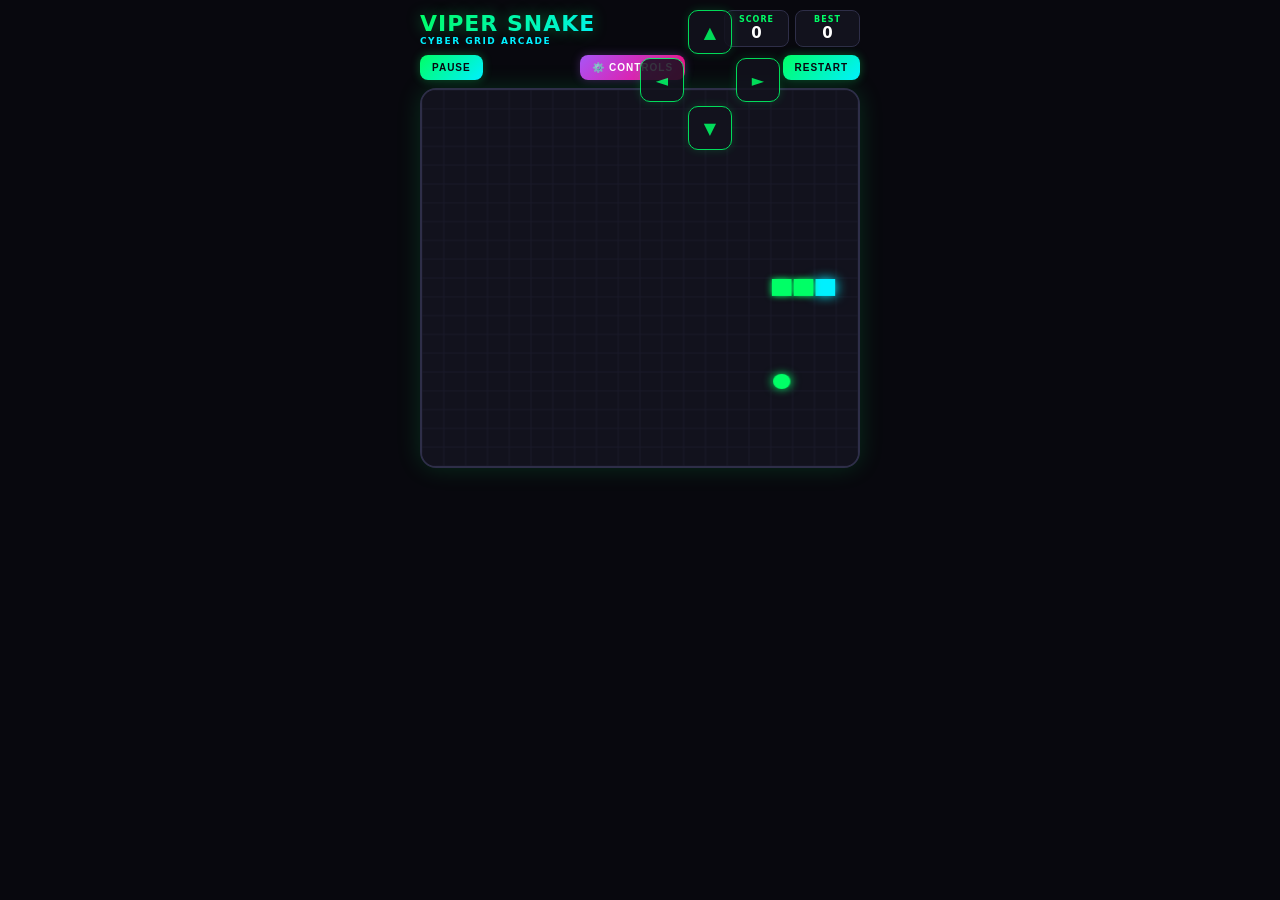
<file: app/src/main/assets/games/snake/index.html>
<!DOCTYPE html>
<html lang="en">
<head>
  <meta charset="UTF-8">
  <meta name="viewport" content="width=device-width, initial-scale=1.0, user-scalable=no, viewport-fit=cover">
  <title>Viper Snake Cyber</title>
  <style>
    :root {
      --bg-black: #08080e;
      --surface-dark: #12121d;
      --surface-card: #1b1b2a;
      --border-color: #2e2e48;
      --neon-green: #00ff66;
      --neon-cyan: #00f0ff;
      --neon-purple: #a855f7;
      --neon-pink: #ff007f;
      --neon-red: #ff2a6d;
      --neon-amber: #ffb800;
      --text-primary: #ffffff;
      --text-secondary: #94a3b8;
    }

    * {
      box-sizing: border-box;
      margin: 0;
      padding: 0;
      user-select: none;
      -webkit-user-select: none;
      -webkit-touch-callout: none;
      touch-action: none;
    }

    html, body {
      width: 100%;
      height: 100%;
      background-color: var(--bg-black);
      color: var(--text-primary);
      font-family: 'Segoe UI', Roboto, system-ui, -apple-system, sans-serif;
      overflow: hidden;
      touch-action: none;
    }

    body {
      display: flex;
      flex-direction: column;
      align-items: center;
      justify-content: center;
      padding: 10px;
    }

    .game-container {
      width: 100%;
      max-width: 440px;
      height: 100%;
      display: flex;
      flex-direction: column;
      gap: 8px;
      align-items: center;
      position: relative;
    }

    header {
      width: 100%;
      display: flex;
      justify-content: space-between;
      align-items: center;
    }

    .title-box h1 {
      font-size: 22px;
      font-weight: 900;
      letter-spacing: 1px;
      text-transform: uppercase;
      background: linear-gradient(135deg, var(--neon-green), var(--neon-cyan));
      -webkit-background-clip: text;
      -webkit-text-fill-color: transparent;
      text-shadow: 0 0 15px rgba(0, 255, 102, 0.4);
    }

    .title-box p {
      font-size: 9px;
      color: var(--neon-cyan);
      letter-spacing: 1.5px;
      font-weight: 800;
      text-transform: uppercase;
    }

    .scores-row {
      display: flex;
      gap: 6px;
    }

    .score-card {
      background: var(--surface-dark);
      border: 1px solid var(--border-color);
      border-radius: 8px;
      padding: 4px 10px;
      text-align: center;
      min-width: 65px;
    }

    .score-lbl {
      font-size: 8px;
      font-weight: 800;
      color: var(--neon-green);
      letter-spacing: 1px;
    }

    .score-val {
      font-size: 15px;
      font-weight: 900;
      color: var(--text-primary);
    }

    .action-bar {
      width: 100%;
      display: flex;
      justify-content: space-between;
      align-items: center;
      gap: 6px;
    }

    .btn {
      background: linear-gradient(135deg, var(--neon-green), var(--neon-cyan));
      color: #08080e;
      border: none;
      padding: 7px 12px;
      border-radius: 8px;
      font-weight: 900;
      font-size: 10px;
      letter-spacing: 1px;
      text-transform: uppercase;
      cursor: pointer;
      box-shadow: 0 0 10px rgba(0, 255, 102, 0.3);
      position: relative;
      z-index: 20;
    }

    .btn-purple {
      background: linear-gradient(135deg, var(--neon-purple), var(--neon-pink));
      color: #fff;
      box-shadow: 0 0 10px rgba(168, 85, 247, 0.3);
    }

    .btn:active {
      transform: scale(0.95);
    }

    .canvas-wrapper {
      width: 100%;
      aspect-ratio: 1 / 1;
      max-height: 380px;
      background: var(--surface-dark);
      border: 2px solid var(--border-color);
      border-radius: 16px;
      position: relative;
      box-shadow: 0 0 25px rgba(0, 255, 102, 0.15);
      overflow: hidden;
    }

    canvas {
      width: 100%;
      height: 100%;
      display: block;
    }

    /* Floating Dynamic Control Layer */
    .controls-layer {
      position: absolute;
      top: 0; left: 0; width: 100%; height: 100%;
      pointer-events: none;
      z-index: 25;
    }

    /* D-Pad Container */
    .dpad-box {
      position: absolute;
      display: grid;
      grid-template-columns: repeat(3, 44px);
      grid-template-rows: repeat(3, 44px);
      gap: 4px;
      pointer-events: auto;
      touch-action: none;
      transform-origin: center center;
    }

    .dbtn {
      background: var(--surface-dark);
      border: 1.5px solid var(--neon-green);
      border-radius: 10px;
      color: var(--neon-green);
      font-size: 16px;
      font-weight: bold;
      display: flex;
      align-items: center;
      justify-content: center;
      cursor: pointer;
      box-shadow: 0 0 10px rgba(0, 255, 102, 0.2);
    }

    .dbtn:active {
      background: var(--neon-green);
      color: #08080e;
    }

    .dbtn-up { grid-column: 2; grid-row: 1; }
    .dbtn-left { grid-column: 1; grid-row: 2; }
    .dbtn-down { grid-column: 2; grid-row: 3; }
    .dbtn-right { grid-column: 3; grid-row: 2; }

    /* Bottom Bar Layout Modifier */
    .dpad-box.layout-bottom {
      display: flex;
      flex-direction: row;
      gap: 8px;
    }
    .dpad-box.layout-bottom .dbtn {
      width: 46px;
      height: 46px;
    }

    /* Virtual Joystick */
    .joystick-box {
      position: absolute;
      width: 110px;
      height: 110px;
      border-radius: 50%;
      background: rgba(18, 18, 29, 0.7);
      border: 2px solid var(--neon-cyan);
      box-shadow: 0 0 15px rgba(0, 240, 255, 0.3);
      display: flex;
      align-items: center;
      justify-content: center;
      pointer-events: auto;
      touch-action: none;
    }

    .joystick-knob {
      width: 44px;
      height: 44px;
      border-radius: 50%;
      background: linear-gradient(135deg, var(--neon-cyan), var(--neon-purple));
      box-shadow: 0 0 12px var(--neon-cyan);
      position: absolute;
      transition: transform 0.05s ease-out;
    }

    /* Edit Handles for Dragging */
    .edit-mode .dpad-box,
    .edit-mode .joystick-box {
      border-color: var(--neon-pink) !important;
      box-shadow: 0 0 20px var(--neon-pink) !important;
      cursor: move;
    }

    .edit-badge {
      position: absolute;
      top: -20px;
      left: 50%;
      transform: translateX(-50%);
      background: var(--neon-pink);
      color: #fff;
      font-size: 8px;
      font-weight: 900;
      padding: 2px 6px;
      border-radius: 4px;
      text-transform: uppercase;
      display: none;
    }
    .edit-mode .edit-badge { display: block; }

    /* Overlay Screens */
    .overlay {
      position: absolute;
      top: 0; left: 0; right: 0; bottom: 0;
      background: rgba(8, 8, 14, 0.92);
      border-radius: 16px;
      display: flex;
      flex-direction: column;
      align-items: center;
      justify-content: center;
      gap: 12px;
      opacity: 0;
      pointer-events: none;
      transition: opacity 0.25s ease;
      z-index: 30;
      padding: 16px;
    }

    .overlay.active {
      opacity: 1;
      pointer-events: auto;
    }

    .overlay-title {
      font-size: 22px;
      font-weight: 900;
      letter-spacing: 1px;
    }

    .gameover .overlay-title { color: var(--neon-red); text-shadow: 0 0 15px var(--neon-red); }
    .pause .overlay-title { color: var(--neon-cyan); text-shadow: 0 0 15px var(--neon-cyan); }
    .editor .overlay-title { color: var(--neon-purple); text-shadow: 0 0 15px var(--neon-purple); }

    /* Control Editor Form UI */
    .editor-section {
      width: 100%;
      background: var(--surface-dark);
      border: 1px solid var(--border-color);
      border-radius: 12px;
      padding: 10px;
      display: flex;
      flex-direction: column;
      gap: 8px;
    }

    .editor-row {
      display: flex;
      justify-content: space-between;
      align-items: center;
      gap: 6px;
    }

    .editor-label {
      font-size: 10px;
      font-weight: 800;
      color: var(--neon-cyan);
      text-transform: uppercase;
    }

    .opt-group {
      display: flex;
      gap: 4px;
      flex-wrap: wrap;
    }

    .opt-btn {
      background: var(--surface-card);
      border: 1px solid var(--border-color);
      color: var(--text-secondary);
      font-size: 9px;
      font-weight: 800;
      padding: 5px 8px;
      border-radius: 6px;
      cursor: pointer;
    }

    .opt-btn.active {
      background: var(--neon-purple);
      color: #fff;
      border-color: var(--neon-pink);
    }

    input[type=range] {
      width: 100px;
      accent-color: var(--neon-cyan);
    }
  </style>
</head>
<body>

  <div class="game-container" id="gameContainer">
    <header>
      <div class="title-box">
        <h1>VIPER SNAKE</h1>
        <p>CYBER GRID ARCADE</p>
      </div>
      <div class="scores-row">
        <div class="score-card">
          <div class="score-lbl">SCORE</div>
          <div class="score-val" id="score">0</div>
        </div>
        <div class="score-card">
          <div class="score-lbl">BEST</div>
          <div class="score-val" id="bestScore">0</div>
        </div>
      </div>
    </header>

    <div class="action-bar">
      <button class="btn" onclick="togglePause()" id="pauseBtn">PAUSE</button>
      <button class="btn btn-purple" onclick="openControlEditor()">⚙️ CONTROLS</button>
      <button class="btn" onclick="restartGame()">RESTART</button>
    </div>

    <div class="canvas-wrapper" id="canvasWrapper">
      <canvas id="gameCanvas" width="400" height="400"></canvas>

      <!-- Overlay Game Over -->
      <div class="overlay gameover" id="gameOverOverlay">
        <div class="overlay-title">SYSTEM CRASHED</div>
        <div style="color: var(--text-secondary); font-size: 12px;" id="finalScoreTxt">SCORE: 0</div>
        <button class="btn" onclick="restartGame()">REBOOT VIPER</button>
      </div>

      <!-- Overlay Pause -->
      <div class="overlay pause" id="pauseOverlay">
        <div class="overlay-title">SYSTEM PAUSED</div>
        <button class="btn" onclick="togglePause()">RESUME VIPER</button>
      </div>

      <!-- Control Customization Editor Overlay -->
      <div class="overlay editor" id="editorOverlay">
        <div class="overlay-title">CONTROL EDITOR</div>

        <div class="editor-section">
          <div class="editor-row">
            <span class="editor-label">Control Mode:</span>
            <div class="opt-group">
              <button class="opt-btn" id="modeDpad" onclick="setControlMode('dpad')">D-Pad</button>
              <button class="opt-btn" id="modeSwipe" onclick="setControlMode('swipe')">Swipe</button>
              <button class="opt-btn" id="modeHybrid" onclick="setControlMode('hybrid')">Hybrid</button>
              <button class="opt-btn" id="modeJoystick" onclick="setControlMode('joystick')">Joystick</button>
            </div>
          </div>

          <div class="editor-row">
            <span class="editor-label">Preset Layout:</span>
            <div class="opt-group">
              <button class="opt-btn" onclick="applyPreset('classic')">Classic</button>
              <button class="opt-btn" onclick="applyPreset('left')">Left-Hand</button>
              <button class="opt-btn" onclick="applyPreset('right')">Right-Hand</button>
              <button class="opt-btn" onclick="applyPreset('bottom')">Bottom Bar</button>
            </div>
          </div>

          <div class="editor-row">
            <span class="editor-label">Size Scale:</span>
            <input type="range" id="sizeRange" min="0.7" max="1.5" step="0.05" oninput="updateControlStyle()">
          </div>

          <div class="editor-row">
            <span class="editor-label">Opacity:</span>
            <input type="range" id="opacityRange" min="0.2" max="1.0" step="0.05" oninput="updateControlStyle()">
          </div>
        </div>

        <div style="color: var(--text-secondary); font-size: 10px; text-align: center;">
          DRAG CONTROLS ON SCREEN TO REPOSITION
        </div>

        <div style="display: flex; gap: 8px;">
          <button class="btn btn-purple" onclick="resetControlsDefault()">RESET DEFAULT</button>
          <button class="btn" onclick="saveAndCloseEditor()">SAVE & PLAY</button>
        </div>
      </div>
    </div>

    <!-- Floating Dynamic Control Layer -->
    <div class="controls-layer" id="controlsLayer">
      <!-- D-Pad Box -->
      <div class="dpad-box" id="dpadBox">
        <div class="edit-badge">DRAG DPAD</div>
        <div class="dbtn dbtn-up" id="btnUp" onclick="handleButtonInput(0, -1)">▲</div>
        <div class="dbtn dbtn-left" id="btnLeft" onclick="handleButtonInput(-1, 0)">◄</div>
        <div class="dbtn dbtn-down" id="btnDown" onclick="handleButtonInput(0, 1)">▼</div>
        <div class="dbtn dbtn-right" id="btnRight" onclick="handleButtonInput(1, 0)">►</div>
      </div>

      <!-- Virtual Joystick Box -->
      <div class="joystick-box" id="joystickBox" style="display: none;">
        <div class="edit-badge">DRAG JOYSTICK</div>
        <div class="joystick-knob" id="joystickKnob"></div>
      </div>
    </div>
  </div>

  <script>
    const canvas = document.getElementById('gameCanvas');
    const ctx = canvas.getContext('2d');

    const GRID_SIZE = 20;
    const CELL_COUNT = 20;

    let snake = [];
    let dir = { x: 1, y: 0 };
    let nextDir = { x: 1, y: 0 };
    let food = { x: 5, y: 5, isBonus: false };
    let score = 0;
    let bestScore = parseInt(localStorage.getItem('viper_snake_cyber_best') || '0', 10);
    let gameLoopTimer = null;
    let isPaused = false;
    let isGameOver = false;
    let isEditMode = false;
    let speed = 120;

    const scoreEl = document.getElementById('score');
    const bestScoreEl = document.getElementById('bestScore');
    const gameOverOverlay = document.getElementById('gameOverOverlay');
    const pauseOverlay = document.getElementById('pauseOverlay');
    const editorOverlay = document.getElementById('editorOverlay');
    const pauseBtn = document.getElementById('pauseBtn');
    const finalScoreTxt = document.getElementById('finalScoreTxt');

    const dpadBox = document.getElementById('dpadBox');
    const joystickBox = document.getElementById('joystickBox');
    const joystickKnob = document.getElementById('joystickKnob');

    bestScoreEl.innerText = bestScore;

    // Default Control Configuration
    const DEFAULT_CONFIG = {
      mode: 'hybrid', // dpad, swipe, hybrid, joystick
      preset: 'classic',
      scale: 1.0,
      opacity: 0.85,
      dpadPos: { left: 50, bottom: 20 }, // in percentage / px
      joystickPos: { left: 50, bottom: 30 }
    };

    let controlConfig = loadControlConfig();

    function loadControlConfig() {
      try {
        const saved = localStorage.getItem('snake_controls_config');
        return saved ? { ...DEFAULT_CONFIG, ...JSON.parse(saved) } : { ...DEFAULT_CONFIG };
      } catch (_) {
        return { ...DEFAULT_CONFIG };
      }
    }

    function saveControlConfig() {
      localStorage.setItem('snake_controls_config', JSON.stringify(controlConfig));
    }

    // Audio SFX
    let audioCtx = null;
    function playBeep(freq, type = 'sine', duration = 0.08) {
      if (window.isMuted === true) return;
      try {
        if (!audioCtx) audioCtx = new (window.AudioContext || window.webkitAudioContext)();
        if (audioCtx.state === 'suspended') audioCtx.resume();
        const osc = audioCtx.createOscillator();
        const gain = audioCtx.createGain();
        osc.type = type;
        osc.frequency.setValueAtTime(freq, audioCtx.currentTime);
        gain.gain.setValueAtTime(0.15, audioCtx.currentTime);
        gain.gain.exponentialRampToValueAtTime(0.001, audioCtx.currentTime + duration);
        osc.connect(gain);
        gain.connect(audioCtx.destination);
        osc.start();
        osc.stop(audioCtx.currentTime + duration);
      } catch (_) {}
    }

    function initGame() {
      snake = [
        { x: 10, y: 10 },
        { x: 9, y: 10 },
        { x: 8, y: 10 }
      ];
      dir = { x: 1, y: 0 };
      nextDir = { x: 1, y: 0 };
      score = 0;
      speed = 120;
      isPaused = false;
      isGameOver = false;

      scoreEl.innerText = '0';
      pauseBtn.innerText = 'PAUSE';
      gameOverOverlay.classList.remove('active');
      pauseOverlay.classList.remove('active');
      editorOverlay.classList.remove('active');

      spawnFood();
      startLoop();
      applyControlConfig();
    }

    function spawnFood() {
      let valid = false;
      while (!valid) {
        food.x = Math.floor(Math.random() * CELL_COUNT);
        food.y = Math.floor(Math.random() * CELL_COUNT);
        valid = !snake.some(segment => segment.x === food.x && segment.y === food.y);
      }
      food.isBonus = Math.random() < 0.25;
    }

    function setDir(dx, dy) {
      if (isPaused || isGameOver || isEditMode) return;
      if (dx !== 0 && dir.x === -dx) return;
      if (dy !== 0 && dir.y === -dy) return;
      nextDir = { x: dx, y: dy };
    }

    function handleButtonInput(dx, dy) {
      if (isEditMode) return;
      setDir(dx, dy);
    }

    function update() {
      dir = { ...nextDir };
      const head = { x: snake[0].x + dir.x, y: snake[0].y + dir.y };

      if (head.x < 0 || head.x >= CELL_COUNT || head.y < 0 || head.y >= CELL_COUNT ||
          snake.some(s => s.x === head.x && s.y === head.y)) {
        triggerGameOver();
        return;
      }

      snake.unshift(head);

      if (head.x === food.x && head.y === food.y) {
        const points = food.isBonus ? 30 : 10;
        score += points;
        scoreEl.innerText = score;

        if (score > bestScore) {
          bestScore = score;
          bestScoreEl.innerText = bestScore;
          localStorage.setItem('viper_snake_cyber_best', bestScore);
        }

        playBeep(food.isBonus ? 880 : 587, 'triangle', 0.12);
        if (speed > 60) speed -= 1;
        spawnFood();
        startLoop();
      } else {
        snake.pop();
      }
    }

    function draw() {
      ctx.fillStyle = '#12121d';
      ctx.fillRect(0, 0, canvas.width, canvas.height);

      ctx.strokeStyle = '#1b1b2a';
      ctx.lineWidth = 1;
      for (let i = 0; i <= CELL_COUNT; i++) {
        ctx.beginPath();
        ctx.moveTo(i * GRID_SIZE, 0);
        ctx.lineTo(i * GRID_SIZE, canvas.height);
        ctx.stroke();

        ctx.beginPath();
        ctx.moveTo(0, i * GRID_SIZE);
        ctx.lineTo(canvas.width, i * GRID_SIZE);
        ctx.stroke();
      }

      // Food
      ctx.shadowBlur = food.isBonus ? 15 : 10;
      ctx.shadowColor = food.isBonus ? '#ff007f' : '#00ff66';
      ctx.fillStyle = food.isBonus ? '#ff007f' : '#00ff66';
      ctx.beginPath();
      ctx.arc(
        food.x * GRID_SIZE + GRID_SIZE / 2,
        food.y * GRID_SIZE + GRID_SIZE / 2,
        GRID_SIZE / 2 - 2, 0, Math.PI * 2
      );
      ctx.fill();

      // Snake
      snake.forEach((s, idx) => {
        const isHead = idx === 0;
        ctx.shadowBlur = isHead ? 12 : 6;
        ctx.shadowColor = isHead ? '#00f0ff' : '#00ff66';
        ctx.fillStyle = isHead ? '#00f0ff' : '#00ff66';

        ctx.fillRect(
          s.x * GRID_SIZE + 1,
          s.y * GRID_SIZE + 1,
          GRID_SIZE - 2,
          GRID_SIZE - 2
        );
      });

      ctx.shadowBlur = 0;
    }

    function tick() {
      if (!isPaused && !isGameOver && !isEditMode) {
        update();
        draw();
      }
    }

    function startLoop() {
      if (gameLoopTimer) clearInterval(gameLoopTimer);
      gameLoopTimer = setInterval(tick, speed);
    }

    function triggerGameOver() {
      isGameOver = true;
      clearInterval(gameLoopTimer);
      playBeep(150, 'sawtooth', 0.3);
      finalScoreTxt.innerText = `FINAL SCORE: ${score}`;
      gameOverOverlay.classList.add('active');
    }

    function togglePause() {
      if (isGameOver || isEditMode) return;
      isPaused = !isPaused;
      pauseBtn.innerText = isPaused ? 'RESUME' : 'PAUSE';
      if (isPaused) {
        pauseOverlay.classList.add('active');
      } else {
        pauseOverlay.classList.remove('active');
      }
    }

    function restartGame() {
      initGame();
    }

    // --- CONTROL CUSTOMIZATION ENGINE ---
    function applyControlConfig() {
      const mode = controlConfig.mode;
      const opacity = controlConfig.opacity || 0.85;
      const scale = controlConfig.scale || 1.0;

      // Mode visibility
      if (mode === 'dpad' || mode === 'hybrid') {
        dpadBox.style.display = 'grid';
        joystickBox.style.display = 'none';
      } else if (mode === 'joystick') {
        dpadBox.style.display = 'none';
        joystickBox.style.display = 'flex';
      } else { // swipe
        dpadBox.style.display = 'none';
        joystickBox.style.display = 'none';
      }

      if (controlConfig.preset === 'bottom') {
        dpadBox.classList.add('layout-bottom');
      } else {
        dpadBox.classList.remove('layout-bottom');
      }

      // Styles
      dpadBox.style.opacity = opacity;
      dpadBox.style.transform = `scale(${scale})`;
      joystickBox.style.opacity = opacity;
      joystickBox.style.transform = `scale(${scale})`;

      // Positions
      if (controlConfig.dpadPos) {
        dpadBox.style.left = controlConfig.dpadPos.left + '%';
        dpadBox.style.top = controlConfig.dpadPos.top + '%';
      }
      if (controlConfig.joystickPos) {
        joystickBox.style.left = controlConfig.joystickPos.left + '%';
        joystickBox.style.top = controlConfig.joystickPos.top + '%';
      }

      updateEditorButtonsState();
    }

    function openControlEditor() {
      isEditMode = true;
      if (!isPaused) isPaused = true;
      editorOverlay.classList.add('active');
      document.body.classList.add('edit-mode');

      document.getElementById('sizeRange').value = controlConfig.scale || 1.0;
      document.getElementById('opacityRange').value = controlConfig.opacity || 0.85;
      applyControlConfig();
    }

    function saveAndCloseEditor() {
      isEditMode = false;
      isPaused = false;
      pauseBtn.innerText = 'PAUSE';
      editorOverlay.classList.remove('active');
      pauseOverlay.classList.remove('active');
      document.body.classList.remove('edit-mode');
      saveControlConfig();
    }

    function setControlMode(mode) {
      controlConfig.mode = mode;
      applyControlConfig();
    }

    function applyPreset(preset) {
      controlConfig.preset = preset;
      switch (preset) {
        case 'classic':
          controlConfig.mode = 'hybrid';
          controlConfig.scale = 1.0;
          controlConfig.opacity = 0.85;
          controlConfig.dpadPos = { left: 35, top: 78 };
          controlConfig.joystickPos = { left: 35, top: 78 };
          break;
        case 'left':
          controlConfig.mode = 'hybrid';
          controlConfig.scale = 1.0;
          controlConfig.dpadPos = { left: 10, top: 78 };
          controlConfig.joystickPos = { left: 10, top: 78 };
          break;
        case 'right':
          controlConfig.mode = 'hybrid';
          controlConfig.scale = 1.0;
          controlConfig.dpadPos = { left: 65, top: 78 };
          controlConfig.joystickPos = { left: 65, top: 78 };
          break;
        case 'bottom':
          controlConfig.mode = 'dpad';
          controlConfig.scale = 1.0;
          controlConfig.dpadPos = { left: 20, top: 88 };
          break;
        case 'swipe':
          controlConfig.mode = 'swipe';
          break;
      }
      applyControlConfig();
    }

    function updateControlStyle() {
      controlConfig.scale = parseFloat(document.getElementById('sizeRange').value);
      controlConfig.opacity = parseFloat(document.getElementById('opacityRange').value);
      applyControlConfig();
    }

    function resetControlsDefault() {
      controlConfig = { ...DEFAULT_CONFIG };
      applyPreset('classic');
    }

    function updateEditorButtonsState() {
      document.querySelectorAll('.opt-group .opt-btn').forEach(b => b.classList.remove('active'));
      const activeBtn = document.getElementById('mode' + controlConfig.mode.charAt(0).toUpperCase() + controlConfig.mode.slice(1));
      if (activeBtn) activeBtn.classList.add('active');
    }

    // --- DRAG AND DROP CONTROLS IN EDIT MODE ---
    function makeDraggable(el, key) {
      let isDragging = false;
      let startX = 0, startY = 0;
      let initLeft = 0, initTop = 0;

      el.addEventListener('touchstart', e => {
        if (!isEditMode) return;
        isDragging = true;
        const touch = e.touches[0];
        startX = touch.clientX;
        startY = touch.clientY;
        const rect = el.getBoundingClientRect();
        const parentRect = document.getElementById('gameContainer').getBoundingClientRect();
        initLeft = rect.left - parentRect.left;
        initTop = rect.top - parentRect.top;
      }, { passive: false });

      window.addEventListener('touchmove', e => {
        if (!isDragging || !isEditMode) return;
        if (e.cancelable) e.preventDefault();
        const touch = e.touches[0];
        const dx = touch.clientX - startX;
        const dy = touch.clientY - startY;

        const parentRect = document.getElementById('gameContainer').getBoundingClientRect();
        let newLeftPx = initLeft + dx;
        let newTopPx = initTop + dy;

        // Convert to percentage relative to parent
        let leftPct = Math.max(0, Math.min(80, (newLeftPx / parentRect.width) * 100));
        let topPct = Math.max(10, Math.min(88, (newTopPx / parentRect.height) * 100));

        el.style.left = leftPct + '%';
        el.style.top = topPct + '%';

        if (key === 'dpad') controlConfig.dpadPos = { left: leftPct, top: topPct };
        if (key === 'joystick') controlConfig.joystickPos = { left: leftPct, top: topPct };
      }, { passive: false });

      window.addEventListener('touchend', () => { isDragging = false; });
    }

    makeDraggable(dpadBox, 'dpad');
    makeDraggable(joystickBox, 'joystick');

    // --- VIRTUAL JOYSTICK ENGINE ---
    let joyTouchId = null;
    let joyCenter = { x: 0, y: 0 };

    joystickBox.addEventListener('touchstart', e => {
      if (isEditMode) return;
      const touch = e.touches[0];
      joyTouchId = touch.identifier;
      const rect = joystickBox.getBoundingClientRect();
      joyCenter = { x: rect.left + rect.width / 2, y: rect.top + rect.height / 2 };
      handleJoystickMove(touch.clientX, touch.clientY);
    }, { passive: false });

    window.addEventListener('touchmove', e => {
      if (joyTouchId === null || isEditMode) return;
      for (let i = 0; i < e.changedTouches.length; i++) {
        if (e.changedTouches[i].identifier === joyTouchId) {
          handleJoystickMove(e.changedTouches[i].clientX, e.changedTouches[i].clientY);
          break;
        }
      }
    }, { passive: false });

    window.addEventListener('touchend', e => {
      if (joyTouchId === null) return;
      for (let i = 0; i < e.changedTouches.length; i++) {
        if (e.changedTouches[i].identifier === joyTouchId) {
          joyTouchId = null;
          joystickKnob.style.transform = 'translate(0px, 0px)';
          break;
        }
      }
    });

    function handleJoystickMove(clientX, clientY) {
      const dx = clientX - joyCenter.x;
      const dy = clientY - joyCenter.y;
      const dist = Math.hypot(dx, dy);
      const maxRadius = 35;

      const angle = Math.atan2(dy, dx);
      const clampedDist = Math.min(dist, maxRadius);
      const knobX = Math.cos(angle) * clampedDist;
      const knobY = Math.sin(angle) * clampedDist;

      joystickKnob.style.transform = `translate(${knobX}px, ${knobY}px)`;

      // Direction threshold check (dead zone = 12px)
      if (dist > 12) {
        const deg = angle * (180 / Math.PI);
        if (deg >= -45 && deg <= 45) setDir(1, 0); // Right
        else if (deg > 45 && deg < 135) setDir(0, 1); // Down
        else if (deg >= 135 || deg <= -135) setDir(-1, 0); // Left
        else if (deg > -135 && deg < -45) setDir(0, -1); // Up
      }
    }

    // --- KEYBOARD CONTROLS ---
    window.addEventListener('keydown', e => {
      switch (e.key) {
        case 'ArrowUp': case 'w': case 'W': setDir(0, -1); break;
        case 'ArrowDown': case 's': case 'S': setDir(0, 1); break;
        case 'ArrowLeft': case 'a': case 'A': setDir(-1, 0); break;
        case 'ArrowRight': case 'd': case 'D': setDir(1, 0); break;
        case 'p': case 'P': case ' ': togglePause(); break;
      }
    });

    // --- FULL VIEWPORT SWIPE CONTROLS ---
    let touchStartX = 0;
    let touchStartY = 0;

    window.addEventListener('touchstart', e => {
      if (isEditMode || e.touches.length === 0) return;
      if (e.target.closest('button, .btn, .dbtn, .joystick-box')) return;

      touchStartX = e.touches[0].clientX;
      touchStartY = e.touches[0].clientY;
    }, { passive: false });

    window.addEventListener('touchmove', e => {
      if (isEditMode) return;
      if (e.cancelable) e.preventDefault();
    }, { passive: false });

    window.addEventListener('touchend', e => {
      if (isEditMode || !touchStartX || !touchStartY) return;
      if (e.changedTouches.length === 0) return;

      const dx = e.changedTouches[0].clientX - touchStartX;
      const dy = e.changedTouches[0].clientY - touchStartY;
      const absDx = Math.abs(dx);
      const absDy = Math.abs(dy);

      if ((controlConfig.mode === 'swipe' || controlConfig.mode === 'hybrid') && (absDx >= 25 || absDy >= 25)) {
        if (absDx > absDy) {
          if (dx > 0) setDir(1, 0); else setDir(-1, 0);
        } else {
          if (dy > 0) setDir(0, 1); else setDir(0, -1);
        }
      }

      touchStartX = 0;
      touchStartY = 0;
    }, { passive: false });

    // Launch Game
    initGame();
  </script>
</body>
</html>
</file>
<file: admin-panel/style.css>
:root {
  --bg-black: #08080e;
  --surface-dark: #12121d;
  --surface-card: #1b1b2a;
  --surface-border: #2e2e48;
  --neon-purple: #a855f7;
  --neon-cyan: #00f0ff;
  --neon-pink: #ff007f;
  --neon-red: #ff2a6d;
  --neon-green: #00ff66;
  --neon-amber: #ffb800;
  --text-primary: #ffffff;
  --text-secondary: #94a3b8;
  --text-muted: #64748b;
}

* {
  box-sizing: border-box;
  margin: 0;
  padding: 0;
  font-family: 'Segoe UI', system-ui, -apple-system, sans-serif;
}

body {
  background-color: var(--bg-black);
  color: var(--text-primary);
  min-height: 100vh;
  display: flex;
  overflow-x: hidden;
}

/* Sidebar Styling */
aside {
  width: 260px;
  background: var(--surface-dark);
  border-right: 1px solid var(--surface-border);
  display: flex;
  flex-direction: column;
  padding: 24px 16px;
  flex-shrink: 0;
}

.brand {
  display: flex;
  align-items: center;
  gap: 12px;
  margin-bottom: 32px;
  padding-bottom: 16px;
  border-bottom: 1px solid var(--surface-border);
}

.brand-icon {
  width: 42px;
  height: 42px;
  border-radius: 12px;
  background: linear-gradient(135deg, var(--neon-purple), var(--neon-cyan));
  display: flex;
  align-items: center;
  justify-content: center;
  font-size: 22px;
  font-weight: 900;
}

.brand-text h2 {
  font-size: 18px;
  font-weight: 900;
  letter-spacing: 0.5px;
}
.brand-text h2 span:first-child { color: var(--neon-purple); }
.brand-text h2 span:last-child { color: var(--neon-cyan); }
.brand-text p {
  font-size: 10px;
  color: var(--text-secondary);
  letter-spacing: 1.5px;
  text-transform: uppercase;
  font-weight: 700;
}

.nav-list {
  list-style: none;
  display: flex;
  flex-direction: column;
  gap: 8px;
}

.nav-item {
  padding: 12px 16px;
  border-radius: 12px;
  font-size: 13px;
  font-weight: 700;
  color: var(--text-secondary);
  cursor: pointer;
  display: flex;
  align-items: center;
  gap: 12px;
  transition: all 0.2s ease;
  user-select: none;
}

.nav-item:hover, .nav-item.active {
  background: var(--surface-card);
  color: var(--text-primary);
  border: 1px solid var(--surface-border);
}

.nav-item.active {
  border-color: var(--neon-cyan);
  color: var(--neon-cyan);
}

/* Main Layout */
main {
  flex: 1;
  padding: 32px;
  overflow-y: auto;
}

header {
  display: flex;
  justify-content: space-between;
  align-items: center;
  margin-bottom: 32px;
}

.header-title h1 {
  font-size: 24px;
  font-weight: 900;
  letter-spacing: 0.5px;
}

.header-title p {
  font-size: 12px;
  color: var(--text-secondary);
}

.header-actions {
  display: flex;
  gap: 12px;
}

/* Overview Stat Cards */
.stats-grid {
  display: grid;
  grid-template-columns: repeat(auto-fit, minmax(220px, 1fr));
  gap: 16px;
  margin-bottom: 32px;
}

.stat-card {
  background: var(--surface-dark);
  border: 1px solid var(--surface-border);
  border-radius: 18px;
  padding: 20px;
  display: flex;
  align-items: center;
  gap: 16px;
}

.stat-icon {
  width: 50px;
  height: 50px;
  border-radius: 14px;
  display: flex;
  align-items: center;
  justify-content: center;
  font-size: 24px;
}

.stat-info h3 {
  font-size: 24px;
  font-weight: 900;
  margin-bottom: 2px;
}

.stat-info p {
  font-size: 11px;
  color: var(--text-secondary);
  font-weight: 700;
  text-transform: uppercase;
}

/* Buttons */
.btn {
  padding: 10px 20px;
  border-radius: 10px;
  border: none;
  font-weight: 800;
  font-size: 12px;
  letter-spacing: 0.5px;
  text-transform: uppercase;
  cursor: pointer;
  display: inline-flex;
  align-items: center;
  gap: 8px;
  transition: all 0.2s ease;
  user-select: none;
}

.btn-primary {
  background: linear-gradient(135deg, var(--neon-purple), var(--neon-cyan));
  color: #fff;
  box-shadow: 0 0 15px rgba(168, 85, 247, 0.3);
}

.btn-secondary {
  background: var(--surface-card);
  color: var(--text-primary);
  border: 1px solid var(--surface-border);
}

.btn-danger {
  background: var(--neon-red);
  color: #fff;
}

.btn:hover {
  transform: translateY(-1px);
}

/* Games Table & Cards */
.section-card {
  background: var(--surface-dark);
  border: 1px solid var(--surface-border);
  border-radius: 20px;
  padding: 24px;
  margin-bottom: 32px;
}

.filter-bar {
  display: flex;
  gap: 12px;
  margin-bottom: 20px;
  flex-wrap: wrap;
}

input, select, textarea {
  padding: 10px 14px;
  background: var(--surface-card);
  border: 1px solid var(--surface-border);
  border-radius: 10px;
  color: var(--text-primary);
  font-size: 13px;
  outline: none;
}

input:focus, select:focus, textarea:focus {
  border-color: var(--neon-cyan);
}

table {
  width: 100%;
  border-collapse: collapse;
}

th, td {
  padding: 14px;
  text-align: left;
  border-bottom: 1px solid var(--surface-border);
  font-size: 13px;
}

th {
  color: var(--text-secondary);
  font-size: 11px;
  text-transform: uppercase;
  letter-spacing: 1px;
}

.status-tag {
  font-size: 10px;
  font-weight: 800;
  padding: 4px 10px;
  border-radius: 6px;
  text-transform: uppercase;
}

.status-published {
  background: rgba(0, 255, 102, 0.15);
  color: var(--neon-green);
  border: 1px solid var(--neon-green);
}

.status-draft {
  background: rgba(255, 184, 0, 0.15);
  color: var(--neon-amber);
  border: 1px solid var(--neon-amber);
}

/* Modal */
.modal-overlay {
  display: none;
  position: fixed;
  top: 0; left: 0; right: 0; bottom: 0;
  background: rgba(0,0,0,0.85);
  align-items: center;
  justify-content: center;
  z-index: 100;
  padding: 20px;
}

.modal-overlay.active {
  display: flex;
}

.modal-content {
  background: var(--surface-dark);
  border: 1px solid var(--neon-purple);
  border-radius: 20px;
  max-width: 650px;
  width: 100%;
  max-height: 90vh;
  overflow-y: auto;
  padding: 28px;
}

.form-grid {
  display: grid;
  grid-template-columns: repeat(auto-fit, minmax(200px, 1fr));
  gap: 14px;
  margin-bottom: 16px;
}

.form-group {
  display: flex;
  flex-direction: column;
  gap: 6px;
}

.form-group label {
  font-size: 11px;
  font-weight: 700;
  color: var(--text-secondary);
  text-transform: uppercase;
}

/* Toast Notifications */
.toast-container {
  position: fixed;
  bottom: 24px;
  right: 24px;
  z-index: 200;
  display: flex;
  flex-direction: column;
  gap: 10px;
}

.toast {
  background: var(--surface-dark);
  border: 1px solid var(--neon-cyan);
  border-radius: 12px;
  padding: 12px 20px;
  color: #fff;
  font-size: 13px;
  font-weight: 700;
  box-shadow: 0 0 20px rgba(0, 240, 255, 0.3);
  animation: slideInRight 0.3s cubic-bezier(0.175, 0.885, 0.32, 1.275);
  display: flex;
  align-items: center;
  gap: 10px;
}

.toast.toast-error {
  border-color: var(--neon-red);
  box-shadow: 0 0 20px rgba(255, 42, 109, 0.3);
}

@keyframes slideInRight {
  from { transform: translateX(100%); opacity: 0; }
  to { transform: translateX(0); opacity: 1; }
}

@media (max-width: 768px) {
  body { flex-direction: column; }
  aside { width: 100%; border-right: none; border-bottom: 1px solid var(--surface-border); }
  main { padding: 16px; }
}
</file>
